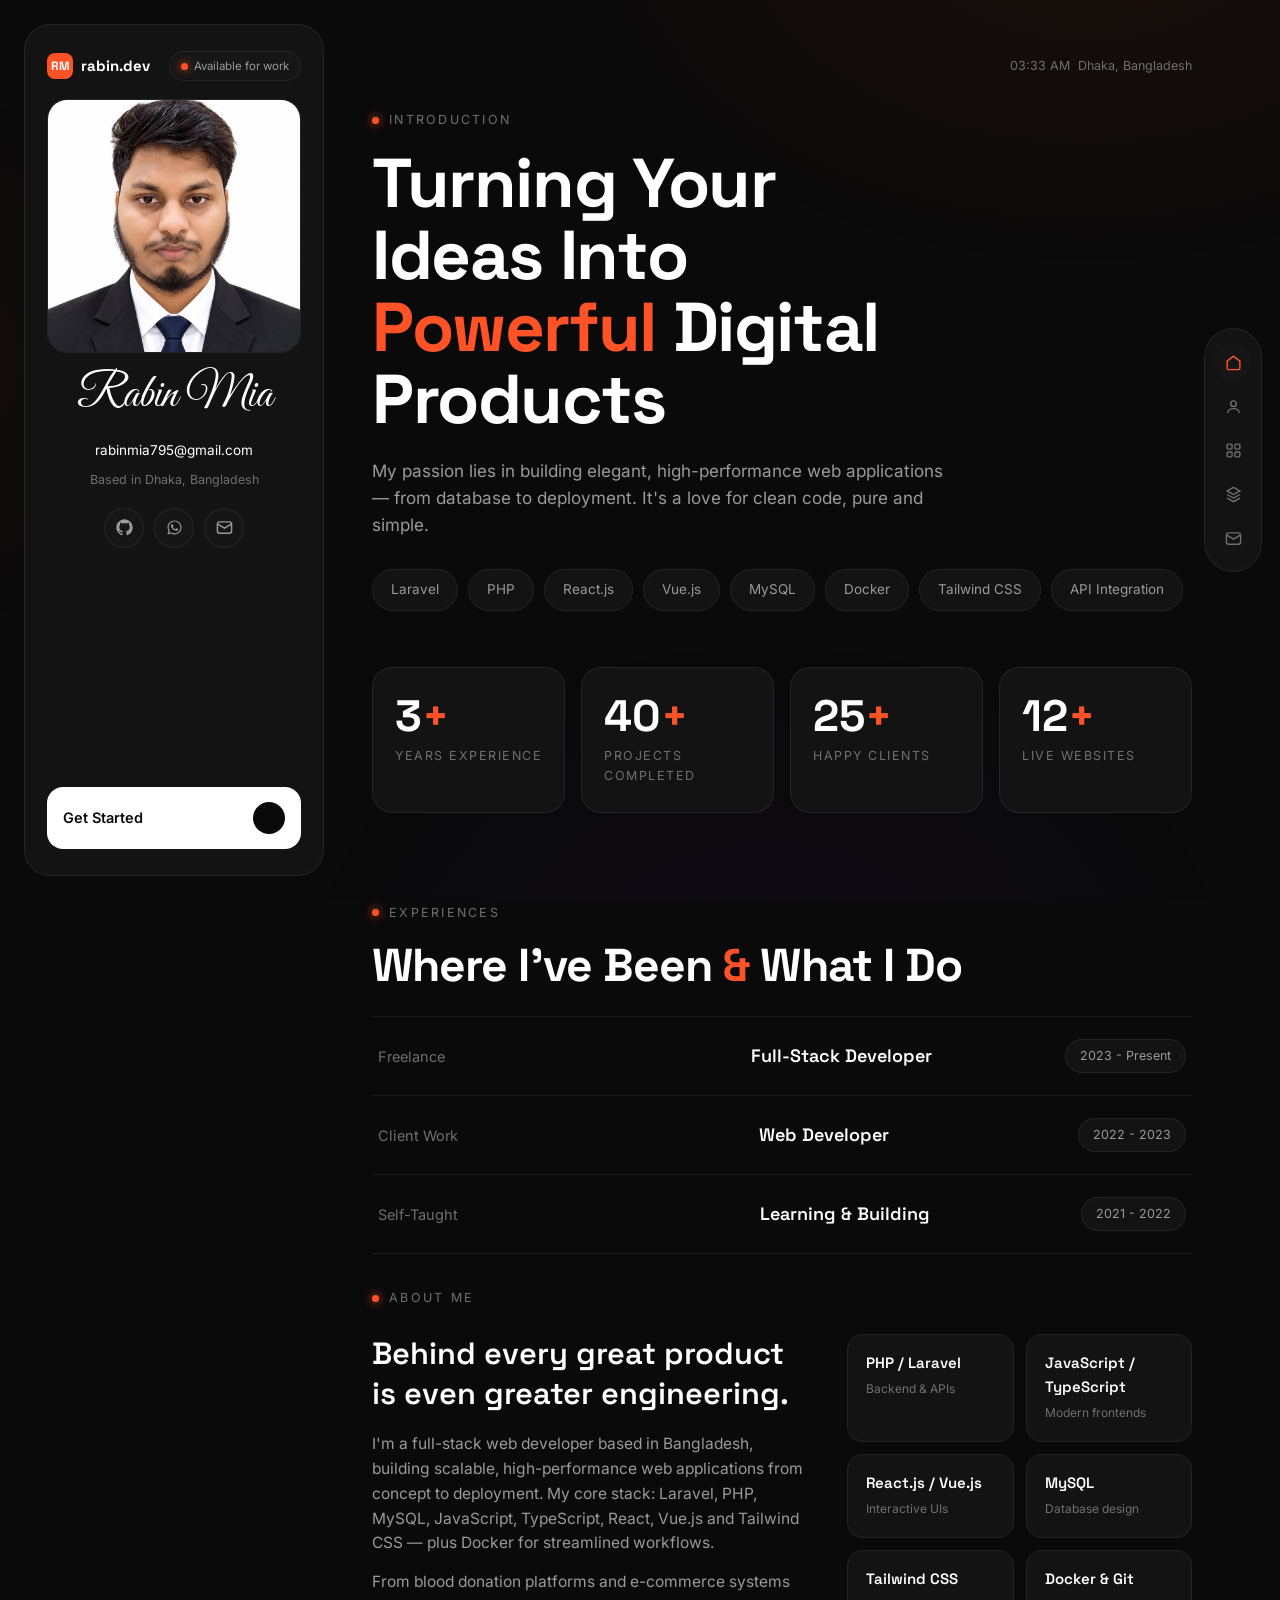
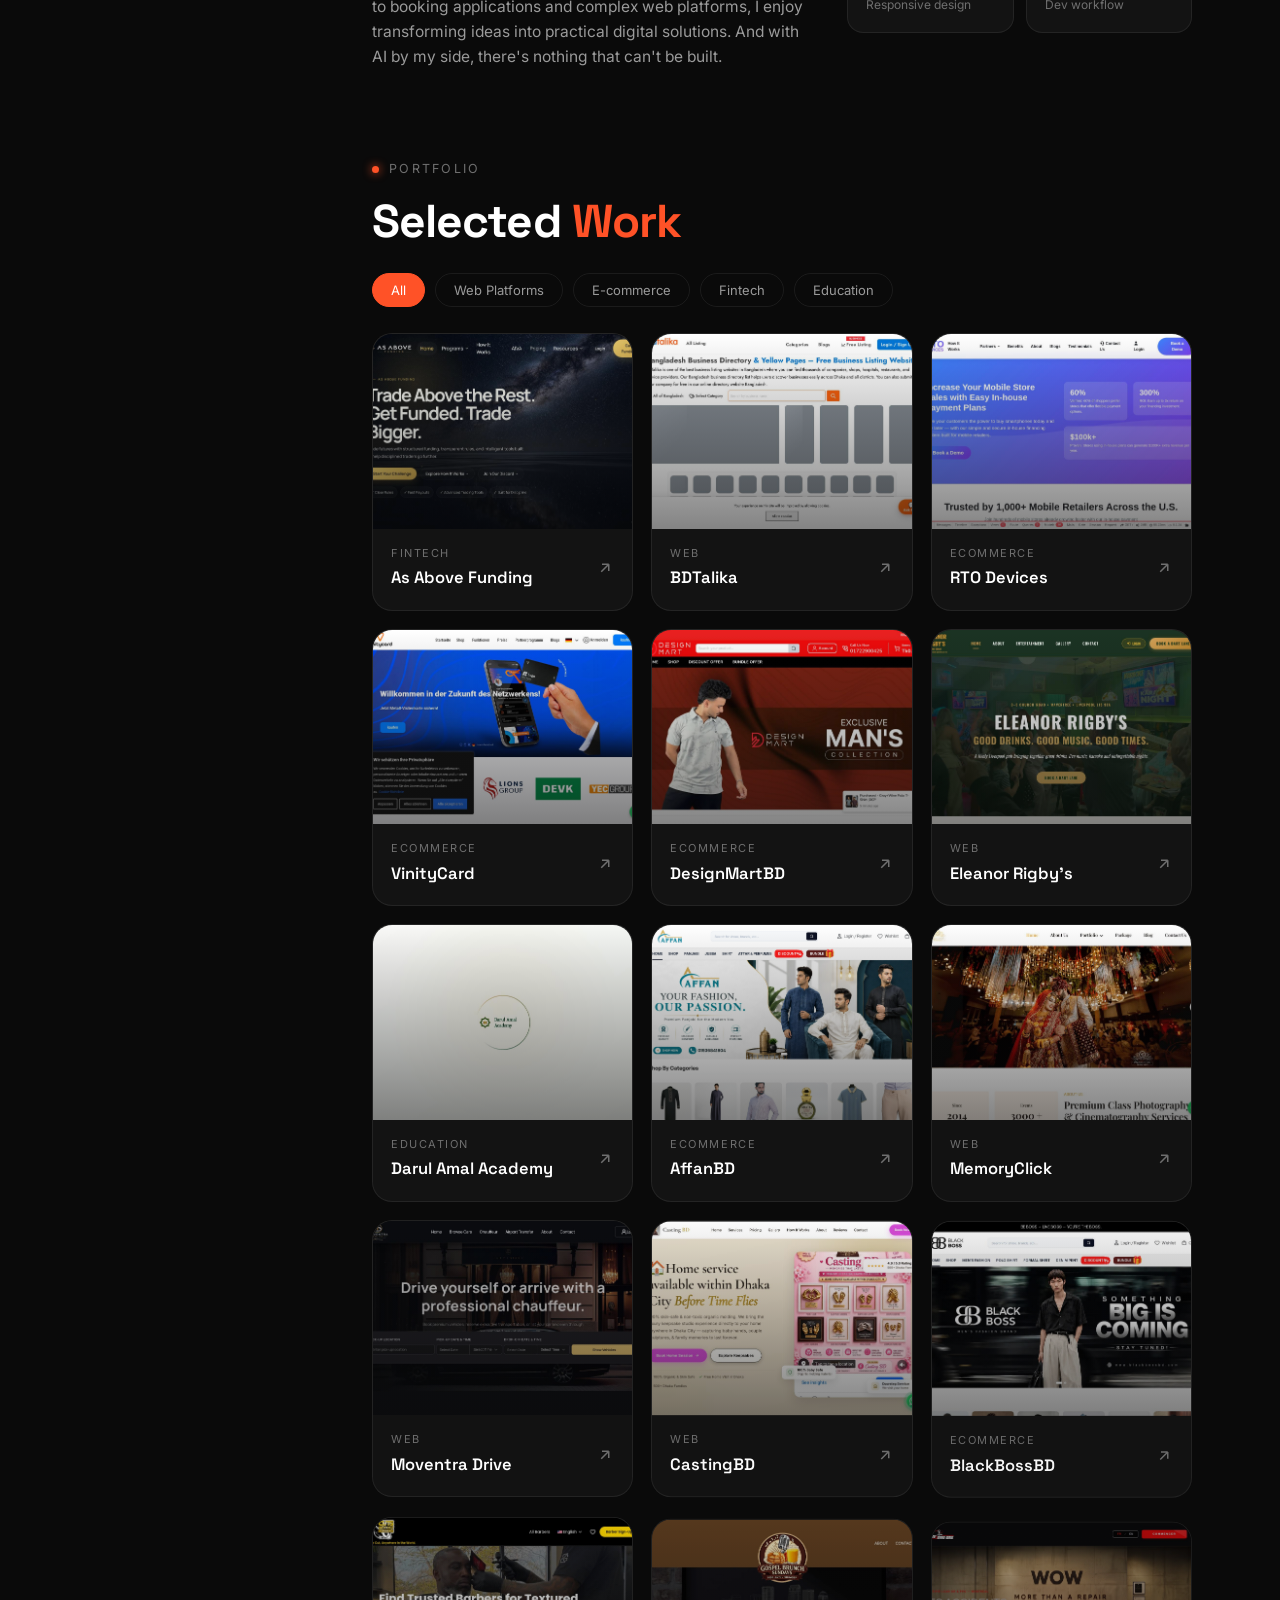
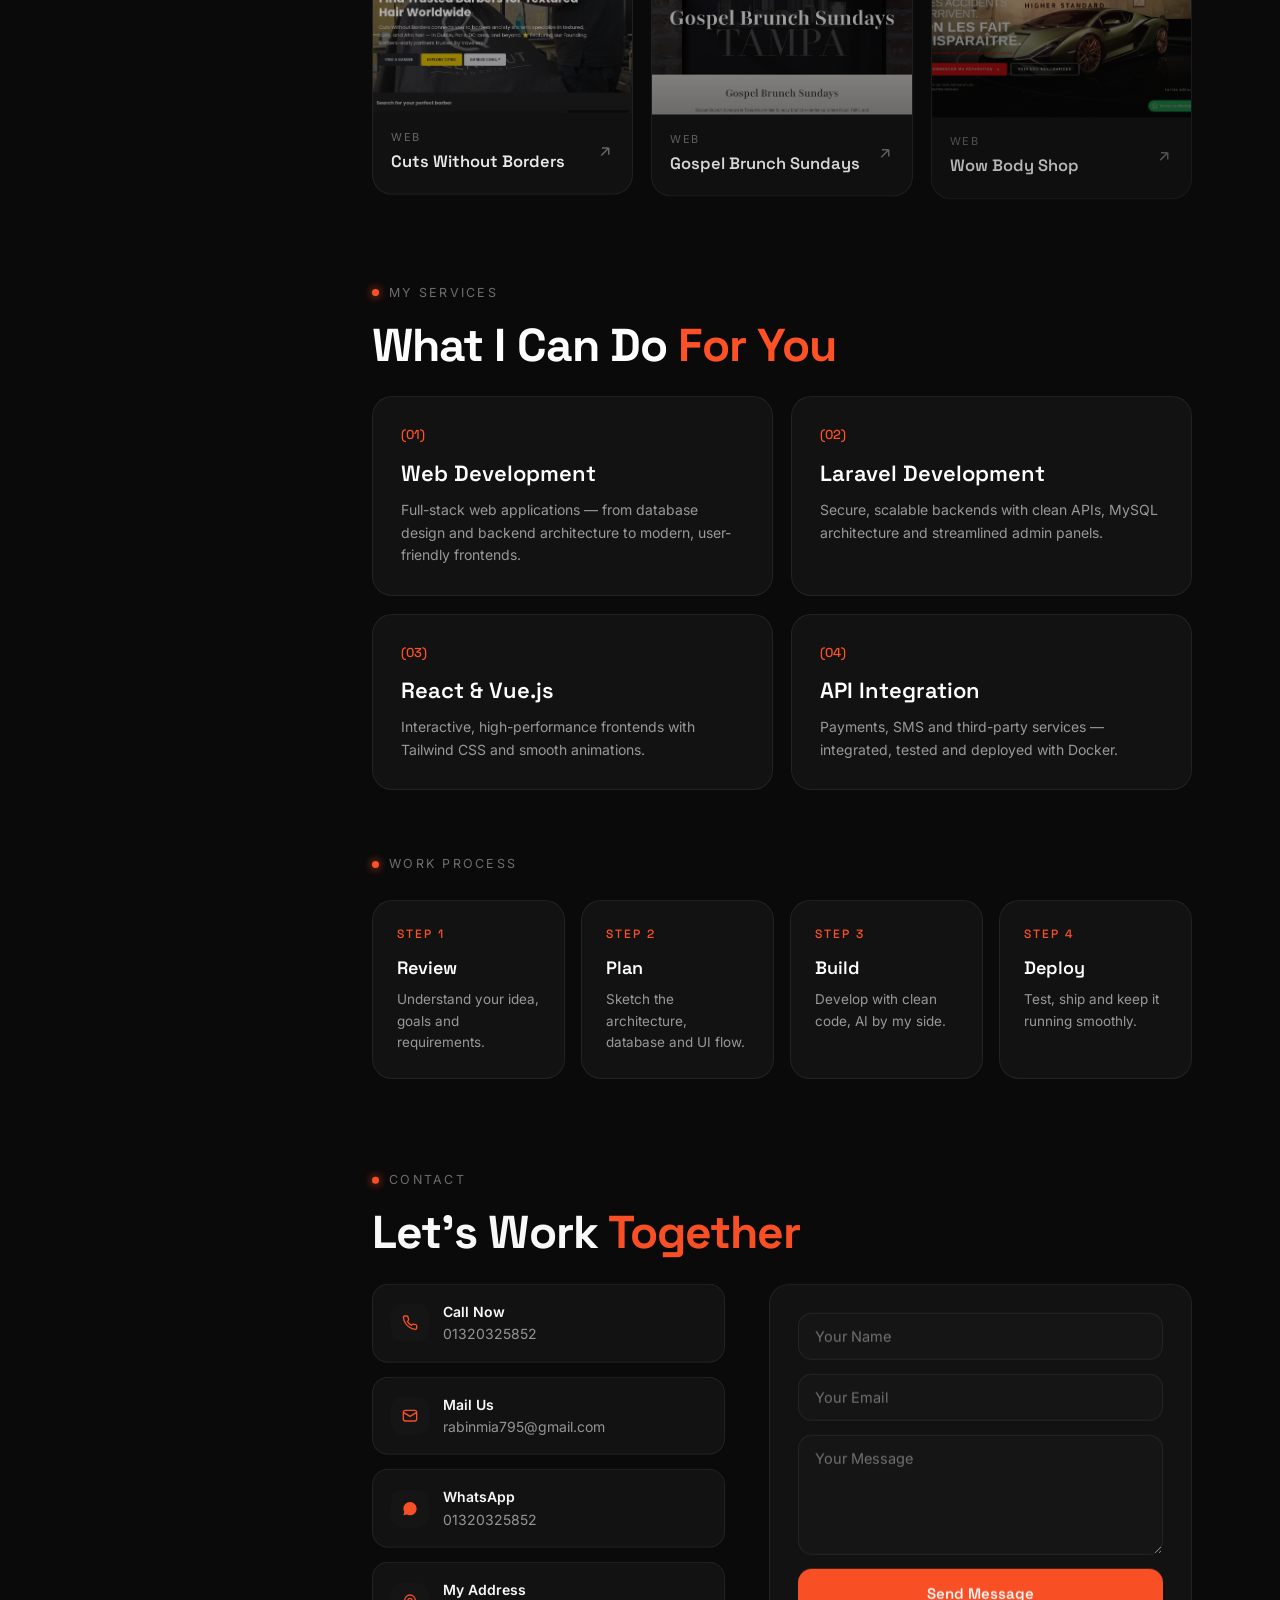
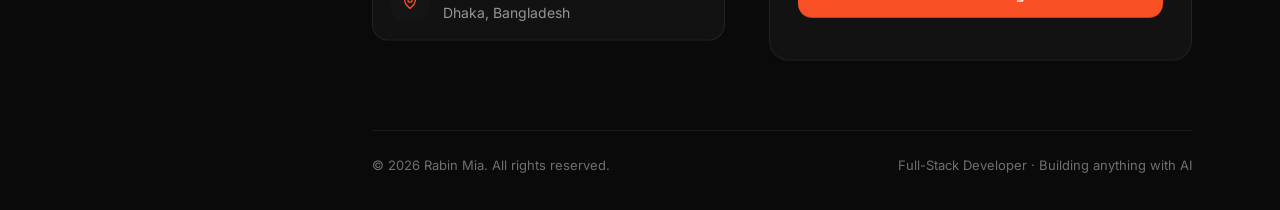
<file: index.html>
<!DOCTYPE html>
<html lang="en">
<head>
<meta charset="UTF-8">
<meta name="viewport" content="width=device-width, initial-scale=1.0">
<title>Rabin Mia — Full-Stack Developer</title>
<meta name="description" content="Rabin Mia — Full-stack web developer from Bangladesh building scalable, high-performance web applications with Laravel, React, Vue.js and AI.">
<link rel="icon" href="data:image/svg+xml,%3Csvg xmlns='http://www.w3.org/2000/svg' viewBox='0 0 32 32'%3E%3Crect width='32' height='32' rx='8' fill='%23ff5227'/%3E%3Ctext x='16' y='21' font-family='Arial' font-weight='bold' font-size='13' fill='white' text-anchor='middle'%3ERM%3C/text%3E%3C/svg%3E">
<link rel="stylesheet" href="assets/jayden.css">
</head>
<body>

<!-- Sidebar profile card -->
<aside class="side">
  <div class="side-top">
    <div class="logo"><div class="logo-mark">RM</div>rabin.dev</div>
    <span class="badge"><span class="dot"></span>Available for work</span>
  </div>
  <img class="face" src="assets/profile.png" alt="Rabin Mia">
  <div class="script">Rabin Mia</div>
  <a class="side-mail" href="mailto:rabinmia795@gmail.com">rabinmia795@gmail.com</a>
  <div class="side-loc">Based in Dhaka, Bangladesh</div>
  <div class="socials">
    <a href="https://github.com/rabinmia975" target="_blank" rel="noopener" aria-label="GitHub"><svg width="17" height="17" viewBox="0 0 24 24" fill="currentColor"><path d="M12 .5C5.65.5.5 5.65.5 12c0 5.08 3.29 9.39 7.86 10.91.58.11.79-.25.79-.56v-2.17c-3.2.7-3.87-1.37-3.87-1.37-.53-1.33-1.28-1.69-1.28-1.69-1.05-.72.08-.7.08-.7 1.16.08 1.77 1.19 1.77 1.19 1.03 1.77 2.7 1.26 3.36.96.1-.75.4-1.26.73-1.55-2.55-.29-5.24-1.28-5.24-5.69 0-1.26.45-2.29 1.19-3.1-.12-.29-.52-1.46.11-3.05 0 0 .97-.31 3.18 1.18a11.1 11.1 0 015.76 0c2.2-1.49 3.17-1.18 3.17-1.18.63 1.59.23 2.76.11 3.05.74.81 1.19 1.84 1.19 3.1 0 4.42-2.7 5.39-5.26 5.68.41.36.78 1.06.78 2.14v3.17c0 .31.21.68.8.56A10.52 10.52 0 0023.5 12C23.5 5.65 18.35.5 12 .5z"/></svg></a>
    <a href="https://wa.me/8801320325852" target="_blank" rel="noopener" aria-label="WhatsApp"><svg width="17" height="17" viewBox="0 0 24 24" fill="currentColor"><path d="M12.04 2c-5.46 0-9.9 4.44-9.9 9.9 0 1.75.46 3.45 1.32 4.95L2 22l5.3-1.39c1.45.79 3.08 1.21 4.74 1.21 5.46 0 9.9-4.44 9.9-9.9S17.5 2 12.04 2zm0 18.15c-1.48 0-2.93-.4-4.2-1.15l-.3-.18-3.12.82.83-3.04-.2-.31a8.26 8.26 0 01-1.26-4.38c0-4.54 3.7-8.24 8.25-8.24 4.54 0 8.24 3.7 8.24 8.24s-3.7 8.24-8.24 8.24zm4.52-6.16c-.25-.12-1.47-.72-1.69-.81-.23-.08-.39-.12-.56.13-.17.25-.64.81-.78.97-.14.17-.29.19-.54.06-.25-.12-1.05-.39-1.99-1.23-.74-.66-1.23-1.47-1.38-1.72-.14-.25-.02-.38.11-.51.11-.11.25-.29.37-.43.12-.14.17-.25.25-.41.08-.17.04-.31-.02-.43-.06-.12-.56-1.34-.76-1.84-.2-.48-.41-.42-.56-.43h-.48c-.17 0-.43.06-.66.31-.22.25-.86.85-.86 2.07 0 1.22.89 2.4 1.01 2.56.12.17 1.75 2.67 4.23 3.74.59.26 1.05.41 1.41.52.59.19 1.13.16 1.56.1.48-.07 1.47-.6 1.67-1.18.21-.58.21-1.07.14-1.18-.06-.11-.22-.17-.47-.29z"/></svg></a>
    <a href="mailto:rabinmia795@gmail.com" aria-label="Email"><svg width="17" height="17" viewBox="0 0 24 24" fill="none" stroke="currentColor" stroke-width="2"><rect x="2" y="4" width="20" height="16" rx="3"/><path d="m2 7 10 6 10-6"/></svg></a>
  </div>
  <a class="btn-cta" href="#contact">Get Started<span class="circ"><svg width="14" height="14" viewBox="0 0 24 24" fill="none" stroke="currentColor" stroke-width="2.4"><path d="M7 17 17 7M17 7H8M17 7v9"/></svg></span></a>
</aside>

<!-- Right icon dock -->
<nav class="dock" aria-label="Sections">
  <a href="#home" class="on" aria-label="Home"><svg width="17" height="17" viewBox="0 0 24 24" fill="none" stroke="currentColor" stroke-width="2"><path d="m3 10 9-7 9 7v10a2 2 0 0 1-2 2H5a2 2 0 0 1-2-2Z"/></svg></a>
  <a href="#about" aria-label="About"><svg width="17" height="17" viewBox="0 0 24 24" fill="none" stroke="currentColor" stroke-width="2"><circle cx="12" cy="8" r="4"/><path d="M4 21c0-4 4-6 8-6s8 2 8 6"/></svg></a>
  <a href="#work" aria-label="Work"><svg width="17" height="17" viewBox="0 0 24 24" fill="none" stroke="currentColor" stroke-width="2"><rect x="3" y="3" width="7" height="7" rx="1.5"/><rect x="14" y="3" width="7" height="7" rx="1.5"/><rect x="3" y="14" width="7" height="7" rx="1.5"/><rect x="14" y="14" width="7" height="7" rx="1.5"/></svg></a>
  <a href="#skills" aria-label="Services"><svg width="17" height="17" viewBox="0 0 24 24" fill="none" stroke="currentColor" stroke-width="2"><path d="m12 2 9 5-9 5-9-5 9-5Z"/><path d="m3 12 9 5 9-5"/><path d="m3 17 9 5 9-5"/></svg></a>
  <a href="#contact" aria-label="Contact"><svg width="17" height="17" viewBox="0 0 24 24" fill="none" stroke="currentColor" stroke-width="2"><rect x="2" y="4" width="20" height="16" rx="3"/><path d="m2 7 10 6 10-6"/></svg></a>
</nav>

<main class="wrap">

  <!-- Hero -->
  <section id="home">
    <div class="meta"><span id="clock">--:--</span><span>Dhaka, Bangladesh</span></div>
    <div class="sec-label rv"><span class="dot"></span>Introduction</div>
    <h1 class="hero rv">Turning Your Ideas Into <em>Powerful</em> Digital Products</h1>
    <p class="hero-sub rv">My passion lies in building elegant, high-performance web applications — from database to deployment. It's a love for clean code, pure and simple.</p>
    <div class="pills rv">
      <span class="pill">Laravel</span><span class="pill">PHP</span><span class="pill">React.js</span><span class="pill">Vue.js</span><span class="pill">MySQL</span><span class="pill">Docker</span><span class="pill">Tailwind CSS</span><span class="pill">API Integration</span>
    </div>

    <div class="stats" id="statsGrid">
      <div class="stat"><div class="num"><span class="counter" data-target="3">0</span><i>+</i></div><p>Years Experience</p></div>
      <div class="stat"><div class="num"><span class="counter" data-target="40">0</span><i>+</i></div><p>Projects Completed</p></div>
      <div class="stat"><div class="num"><span class="counter" data-target="25">0</span><i>+</i></div><p>Happy Clients</p></div>
      <div class="stat"><div class="num"><span class="counter" data-target="12">0</span><i>+</i></div><p>Live Websites</p></div>
    </div>
  </section>

  <!-- Experience -->
  <section id="about" style="margin-top:90px">
    <div class="sec-label rv"><span class="dot"></span>Experiences</div>
    <h2 class="big rv">Where I've Been <em>&</em> What I Do</h2>
    <div class="exp rv">
      <div class="exp-row"><span class="co">Freelance</span><span class="role">Full-Stack Developer</span><span class="yr">2023 - Present</span></div>
      <div class="exp-row"><span class="co">Client Work</span><span class="role">Web Developer</span><span class="yr">2022 - 2023</span></div>
      <div class="exp-row"><span class="co">Self-Taught</span><span class="role">Learning & Building</span><span class="yr">2021 - 2022</span></div>
    </div>

    <div class="sec-label rv"><span class="dot"></span>About Me</div>
    <div class="about">
      <div class="rv">
        <p class="quote">Behind every great product is even greater engineering.</p>
        <p>I'm a full-stack web developer based in Bangladesh, building scalable, high-performance web applications from concept to deployment. My core stack: Laravel, PHP, MySQL, JavaScript, TypeScript, React, Vue.js and Tailwind CSS — plus Docker for streamlined workflows.</p>
        <p>From blood donation platforms and e-commerce systems to booking applications and complex web platforms, I enjoy transforming ideas into practical digital solutions. And with AI by my side, there's nothing that can't be built.</p>
      </div>
      <div class="stack rv">
        <div class="tk"><b>PHP / Laravel</b><span>Backend & APIs</span></div>
        <div class="tk"><b>JavaScript / TypeScript</b><span>Modern frontends</span></div>
        <div class="tk"><b>React.js / Vue.js</b><span>Interactive UIs</span></div>
        <div class="tk"><b>MySQL</b><span>Database design</span></div>
        <div class="tk"><b>Tailwind CSS</b><span>Responsive design</span></div>
        <div class="tk"><b>Docker & Git</b><span>Dev workflow</span></div>
      </div>
    </div>
  </section>

  <!-- Work -->
  <section id="work" style="margin-top:90px">
    <div class="sec-label rv"><span class="dot"></span>Portfolio</div>
    <h2 class="big rv">Selected <em>Work</em></h2>
    <div class="filters rv" id="filterBtns"></div>
    <div class="work" id="projectsGrid"></div>
  </section>

  <!-- Services -->
  <section id="skills" style="margin-top:90px">
    <div class="sec-label rv"><span class="dot"></span>My Services</div>
    <h2 class="big rv">What I Can Do <em>For You</em></h2>
    <div class="svc">
      <div class="svc-c rv"><div class="svc-n">(01)</div><h3>Web Development</h3><p>Full-stack web applications — from database design and backend architecture to modern, user-friendly frontends.</p></div>
      <div class="svc-c rv"><div class="svc-n">(02)</div><h3>Laravel Development</h3><p>Secure, scalable backends with clean APIs, MySQL architecture and streamlined admin panels.</p></div>
      <div class="svc-c rv"><div class="svc-n">(03)</div><h3>React &amp; Vue.js</h3><p>Interactive, high-performance frontends with Tailwind CSS and smooth animations.</p></div>
      <div class="svc-c rv"><div class="svc-n">(04)</div><h3>API Integration</h3><p>Payments, SMS and third-party services — integrated, tested and deployed with Docker.</p></div>
    </div>

    <div class="sec-label rv" style="margin-top:64px"><span class="dot"></span>Work Process</div>
    <div class="proc">
      <div class="step rv"><div class="n">Step 1</div><h3>Review</h3><p>Understand your idea, goals and requirements.</p></div>
      <div class="step rv"><div class="n">Step 2</div><h3>Plan</h3><p>Sketch the architecture, database and UI flow.</p></div>
      <div class="step rv"><div class="n">Step 3</div><h3>Build</h3><p>Develop with clean code, AI by my side.</p></div>
      <div class="step rv"><div class="n">Step 4</div><h3>Deploy</h3><p>Test, ship and keep it running smoothly.</p></div>
    </div>
  </section>

  <!-- Contact -->
  <section id="contact" style="margin-top:90px">
    <div class="sec-label rv"><span class="dot"></span>Contact</div>
    <h2 class="big rv">Let's Work <em>Together</em></h2>
    <div class="contact">
      <div class="cinfo rv">
        <a href="tel:+8801320325852"><span class="ic"><svg width="16" height="16" viewBox="0 0 24 24" fill="none" stroke="currentColor" stroke-width="2"><path d="M22 16.9v3a2 2 0 0 1-2.2 2 19.8 19.8 0 0 1-8.6-3.1 19.5 19.5 0 0 1-6-6A19.8 19.8 0 0 1 2.1 4.2 2 2 0 0 1 4.1 2h3a2 2 0 0 1 2 1.7c.1 1 .4 2 .7 2.9a2 2 0 0 1-.4 2.1L8.1 10a16 16 0 0 0 6 6l1.3-1.3a2 2 0 0 1 2.1-.4c.9.3 1.9.6 2.9.7a2 2 0 0 1 1.7 2Z"/></svg></span><span><b>Call Now</b>01320325852</span></a>
        <a href="mailto:rabinmia795@gmail.com"><span class="ic"><svg width="16" height="16" viewBox="0 0 24 24" fill="none" stroke="currentColor" stroke-width="2"><rect x="2" y="4" width="20" height="16" rx="3"/><path d="m2 7 10 6 10-6"/></svg></span><span><b>Mail Us</b>rabinmia795@gmail.com</span></a>
        <a href="https://wa.me/8801320325852" target="_blank" rel="noopener"><span class="ic"><svg width="16" height="16" viewBox="0 0 24 24" fill="currentColor"><path d="M12.04 2c-5.46 0-9.9 4.44-9.9 9.9 0 1.75.46 3.45 1.32 4.95L2 22l5.3-1.39c1.45.79 3.08 1.21 4.74 1.21 5.46 0 9.9-4.44 9.9-9.9S17.5 2 12.04 2z"/></svg></span><span><b>WhatsApp</b>01320325852</span></a>
        <div><span class="ic"><svg width="16" height="16" viewBox="0 0 24 24" fill="none" stroke="currentColor" stroke-width="2"><path d="M20 10c0 6-8 12-8 12s-8-6-8-12a8 8 0 0 1 16 0Z"/><circle cx="12" cy="10" r="3"/></svg></span><span><b>My Address</b>Dhaka, Bangladesh</span></div>
      </div>
      <form class="cf rv" id="contactForm">
        <input class="fld" type="text" name="name" placeholder="Your Name" required>
        <input class="fld" type="email" name="email" placeholder="Your Email" required>
        <textarea class="fld" name="message" placeholder="Your Message" required></textarea>
        <button class="send" type="submit">Send Message</button>
        <p class="fnote" id="formNote"></p>
      </form>
    </div>
  </section>

  <footer>
    <span>© 2026 Rabin Mia. All rights reserved.</span>
    <span>Full-Stack Developer · Building anything with AI</span>
  </footer>
</main>

<script src="assets/gsap.min.js"></script>
<script src="assets/ScrollTrigger.min.js"></script>
<script>
// Dhaka clock
function tick(){
 var d=new Date();
 var t=d.toLocaleTimeString('en-US',{hour:'2-digit',minute:'2-digit',hour12:true,timeZone:'Asia/Dhaka'});
 document.getElementById('clock').textContent=t;
}
tick();setInterval(tick,30000);

// Projects
var projects=[
 {title:'As Above Funding',tag:'fintech',cat:'Fintech',desc:'Funding platform for As Above Funding Group.',url:'https://app.asabovefunding.com/',shot:'assets/shots/asabovefunding.jpg'},
 {title:'BDTalika',tag:'web',cat:'Web',desc:'Bangladeshi business listing platform.',url:'http://bdtalika.com/',shot:'assets/shots/bdtalika.jpg'},
 {title:'RTO Devices',tag:'ecommerce',cat:'Ecommerce',desc:'Gadgets and electronics e-commerce store.',url:'https://rtodevices.com/',shot:'assets/shots/rtodevices.jpg'},
 {title:'VinityCard',tag:'ecommerce',cat:'Ecommerce',desc:'Online card and gifting service.',url:'https://www.vinitycard.com/',shot:'assets/shots/vinitycard.jpg'},
 {title:'DesignMartBD',tag:'ecommerce',cat:'Ecommerce',desc:'Design marketplace for Bangladesh.',url:'https://designmartbd.com/',shot:'assets/shots/designmartbd.jpg'},
 {title:'Eleanor Rigby\u2019s',tag:'web',cat:'Web',desc:'UK-based hospitality business website.',url:'https://eleanorrigbys.co.uk/',shot:'assets/shots/eleanorrigbys.jpg'},
 {title:'Darul Amal Academy',tag:'education',cat:'Education',desc:'Educational academy platform.',url:'https://darulamalacademy.com/',shot:'assets/shots/darulamal.jpg'},
 {title:'AffanBD',tag:'ecommerce',cat:'Ecommerce',desc:'Online fashion and lifestyle store.',url:'https://affanbd.com/',shot:'assets/shots/affanbd.png'},
 {title:'MemoryClick',tag:'web',cat:'Web',desc:'Photography and memories platform.',url:'https://memoryclick.com.bd/',shot:'assets/shots/memoryclick.jpg'},
 {title:'Moventra Drive',tag:'web',cat:'Web',desc:'Vehicle and driving services platform.',url:'https://moventradrive.com/',shot:'assets/shots/moventra.jpg'},
 {title:'CastingBD',tag:'web',cat:'Web',desc:'Talent casting and media platform.',url:'https://castingbd.com/',shot:'assets/shots/castingbd.jpg'},
 {title:'BlackBossBD',tag:'ecommerce',cat:'Ecommerce',desc:'Premium fashion brand store.',url:'https://blackbossbd.com/',shot:'assets/shots/blackbossbd.jpg'},
 {title:'Cuts Without Borders',tag:'web',cat:'Web',desc:'Global barber directory for textured hair.',url:'https://cutswithoutborders.com/',shot:'assets/shots/cutswithoutborders.jpg'},
 {title:'Gospel Brunch Sundays',tag:'web',cat:'Web',desc:'Gospel brunch event series with live music.',url:'https://gospelbrunchsundays.com/',shot:'assets/shots/gospelbrunchsundays.jpg'},
 {title:'Wow Body Shop',tag:'web',cat:'Web',desc:'Premium auto body & collision repair in Montréal.',url:'https://wowbodyshop.ca/',shot:'assets/shots/wowbodyshop.jpg'}
];
var tags=[['all','All'],['web','Web Platforms'],['ecommerce','E-commerce'],['fintech','Fintech'],['education','Education']];
var fb=document.getElementById('filterBtns'),pg=document.getElementById('projectsGrid');
tags.forEach(function(t,i){
 var b=document.createElement('button');b.type='button';b.className='fbtn'+(i===0?' on':'');b.textContent=t[1];
 b.onclick=function(){document.querySelectorAll('.fbtn').forEach(function(x){x.classList.remove('on')});b.classList.add('on');render(t[0])};
 fb.appendChild(b)});
function render(f){
 f=f||'all';pg.innerHTML='';
 projects.filter(function(p){return f==='all'||p.tag===f}).forEach(function(p){
  pg.insertAdjacentHTML('beforeend','<a href="'+p.url+'" target="_blank" rel="noopener" class="card">'+
  '<div class="thumb"><img src="'+p.shot+'" alt="'+p.title+'" loading="lazy"></div>'+
  '<div class="card-b"><div><div class="cat">'+p.cat+'</div><h3>'+p.title+'</h3></div>'+
  '<svg width="18" height="18" viewBox="0 0 24 24" fill="none" stroke="currentColor" stroke-width="2"><path d="M7 17 17 7M17 7H8M17 7v9"/></svg></div></a>')})}
render();

// Dock scrollspy
var secs=['home','about','work','skills','contact'],dlinks=document.querySelectorAll('.dock a');
var spy=new IntersectionObserver(function(es){es.forEach(function(e){
 if(e.isIntersecting){dlinks.forEach(function(a){a.classList.toggle('on',a.getAttribute('href')==='#'+e.target.id)})}})},{rootMargin:'-40% 0px -50% 0px'});
secs.forEach(function(id){var el=document.getElementById(id);if(el)spy.observe(el)});

// Contact form — sends directly to rabinmia795@gmail.com via FormSubmit
document.getElementById('contactForm').addEventListener('submit',function(e){
 e.preventDefault();
 var f=e.target,note=document.getElementById('formNote');
 var btn=f.querySelector('.send');var orig=btn.textContent;
 btn.disabled=true;btn.textContent='Sending...';
 function show(txt,ok){note.textContent=txt;note.className='fnote '+(ok?'ok':'err')}
 fetch('https://formsubmit.co/ajax/rabinmia795@gmail.com',{
  method:'POST',
  headers:{'Content-Type':'application/json','Accept':'application/json'},
  body:JSON.stringify({name:f.name.value,email:f.email.value,message:f.message.value,
   _subject:'Portfolio Contact — '+f.name.value,_template:'table',_captcha:'false'})
 }).then(function(r){return r.json()})
 .then(function(d){
  if(d&&d.success==='true'){show('Message sent successfully! I will get back to you soon.',true);f.reset()}
  else{throw new Error('send failed')}
 }).catch(function(){
  show('Could not send directly — opening your email app instead.',false);
  var body=encodeURIComponent('Name: '+f.name.value+'\nEmail: '+f.email.value+'\n\n'+f.message.value);
  location.href='mailto:rabinmia795@gmail.com?subject='+encodeURIComponent('Portfolio Contact from '+f.name.value)+'&body='+body;
 }).finally(function(){btn.disabled=false;btn.textContent=orig})});

// GSAP animations (small travel, clean transforms)
if(window.gsap&&window.ScrollTrigger){
 gsap.registerPlugin(ScrollTrigger);
 gsap.from('.side',{x:-40,opacity:0,duration:.9,ease:'power3.out'});
 gsap.from('.dock',{x:40,opacity:0,duration:.9,ease:'power3.out'});
 gsap.from('h1.hero, .hero-sub, .pills',{y:30,opacity:0,duration:.8,stagger:.14,ease:'power3.out',clearProps:'transform,opacity'});
 gsap.from('.pills .pill',{y:14,opacity:0,duration:.5,stagger:.05,ease:'power2.out',delay:.5,clearProps:'transform,opacity'});
 gsap.from('#statsGrid > *',{y:24,opacity:0,duration:.6,stagger:.1,ease:'power3.out',clearProps:'transform,opacity',
  scrollTrigger:{trigger:'#statsGrid',start:'top 90%',once:true}});
 gsap.utils.toArray('.rv').forEach(function(el){
  gsap.from(el,{y:26,opacity:0,duration:.7,ease:'power3.out',clearProps:'transform,opacity',
   scrollTrigger:{trigger:el,start:'top 88%',once:true}})});
 gsap.from('.card',{y:22,opacity:0,duration:.5,stagger:.05,ease:'power3.out',clearProps:'transform,opacity',
  scrollTrigger:{trigger:'#projectsGrid',start:'top 88%',once:true}});
 gsap.utils.toArray('.counter').forEach(function(c){
  var t=parseInt(c.dataset.target,10);var o={v:0};
  ScrollTrigger.create({trigger:c,start:'top 92%',once:true,
   onEnter:function(){gsap.to(o,{v:t,duration:1.6,ease:'power1.out',onUpdate:function(){c.textContent=Math.round(o.v)}})}});
 });
}
</script>
</body>
</html>
</file>
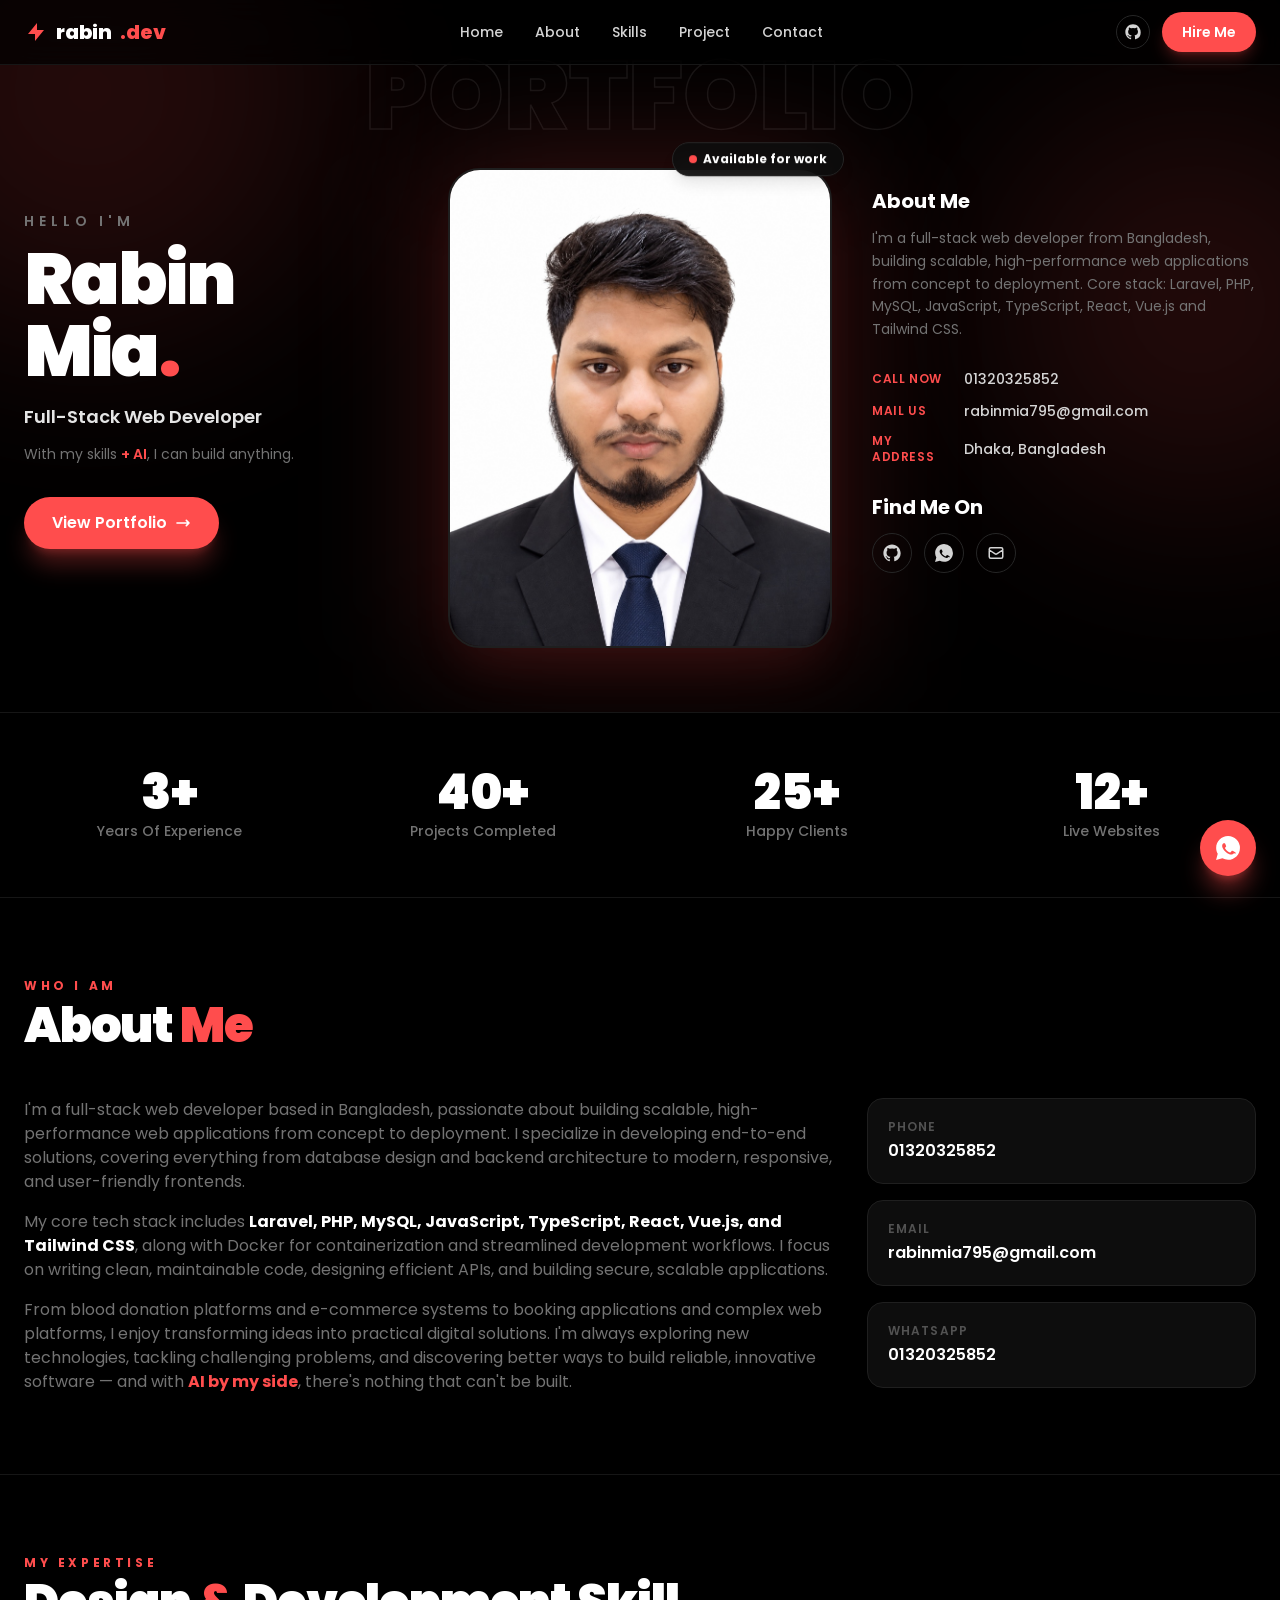
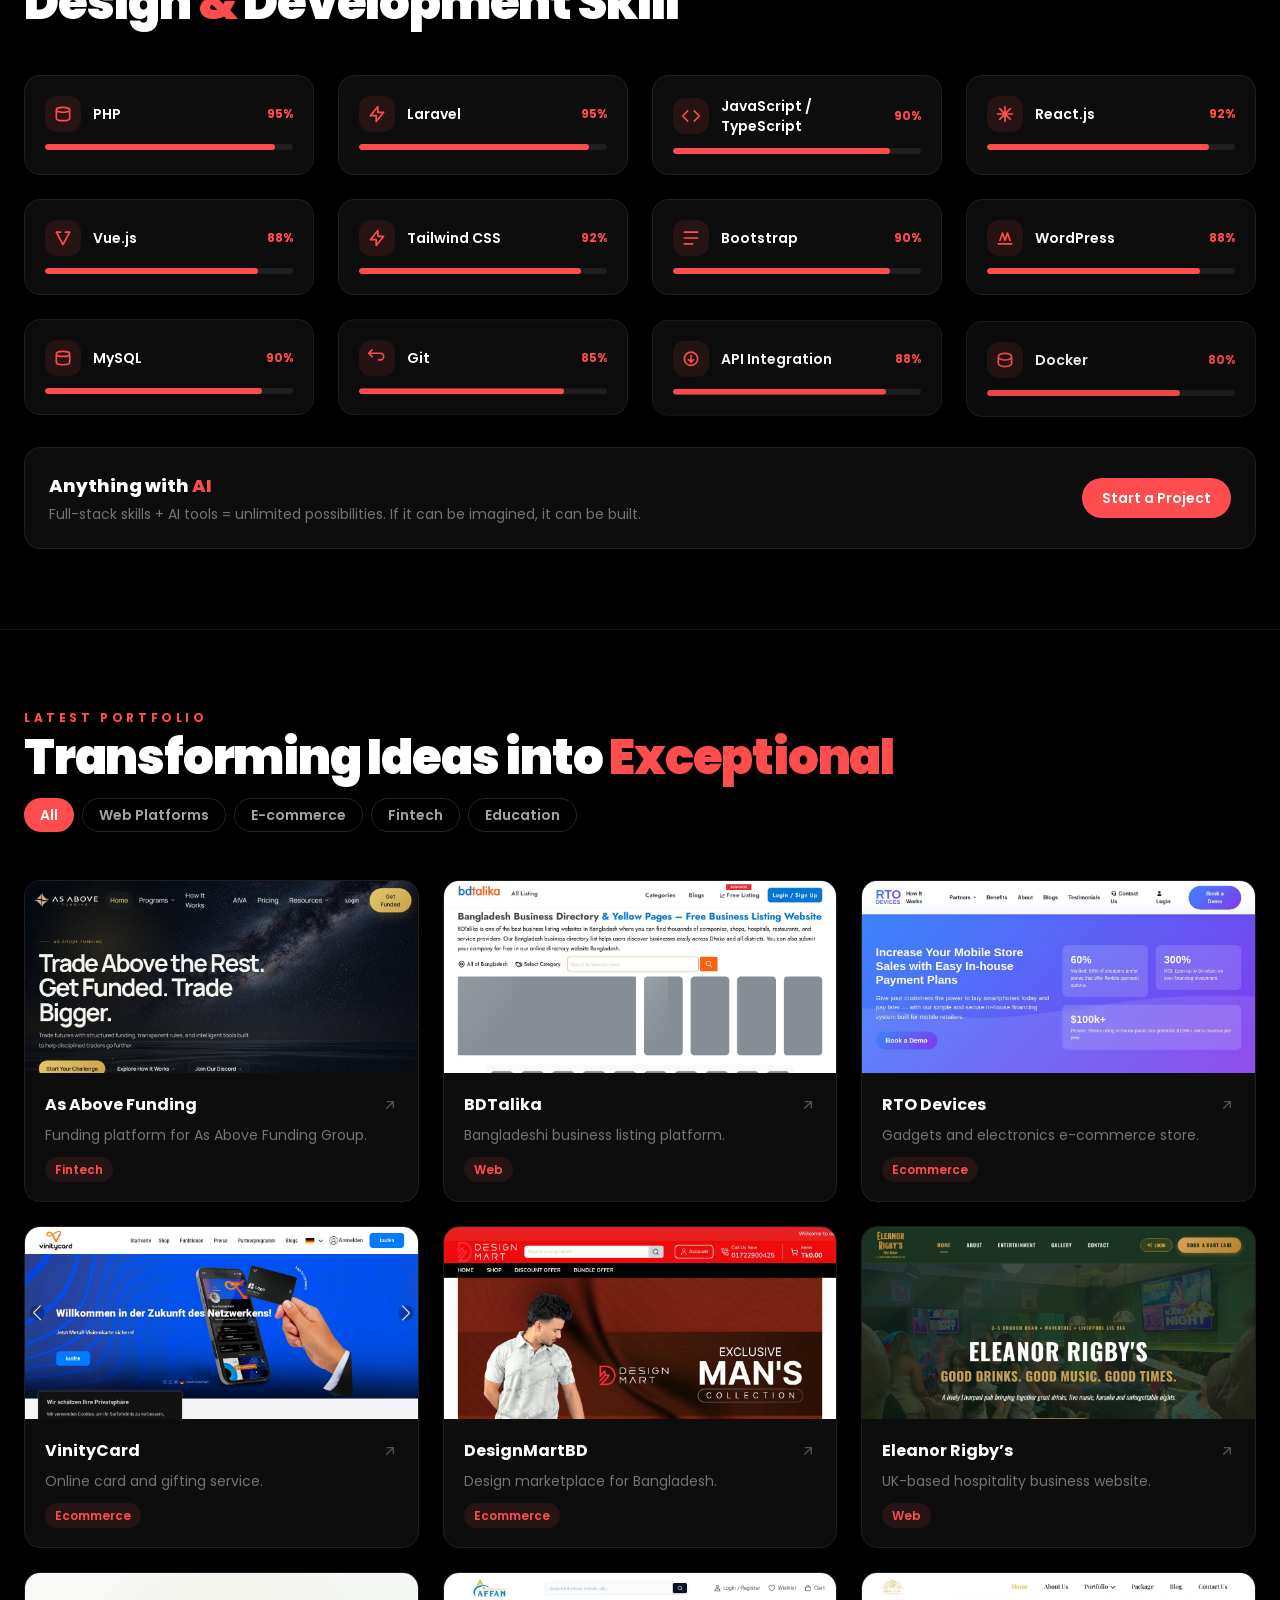
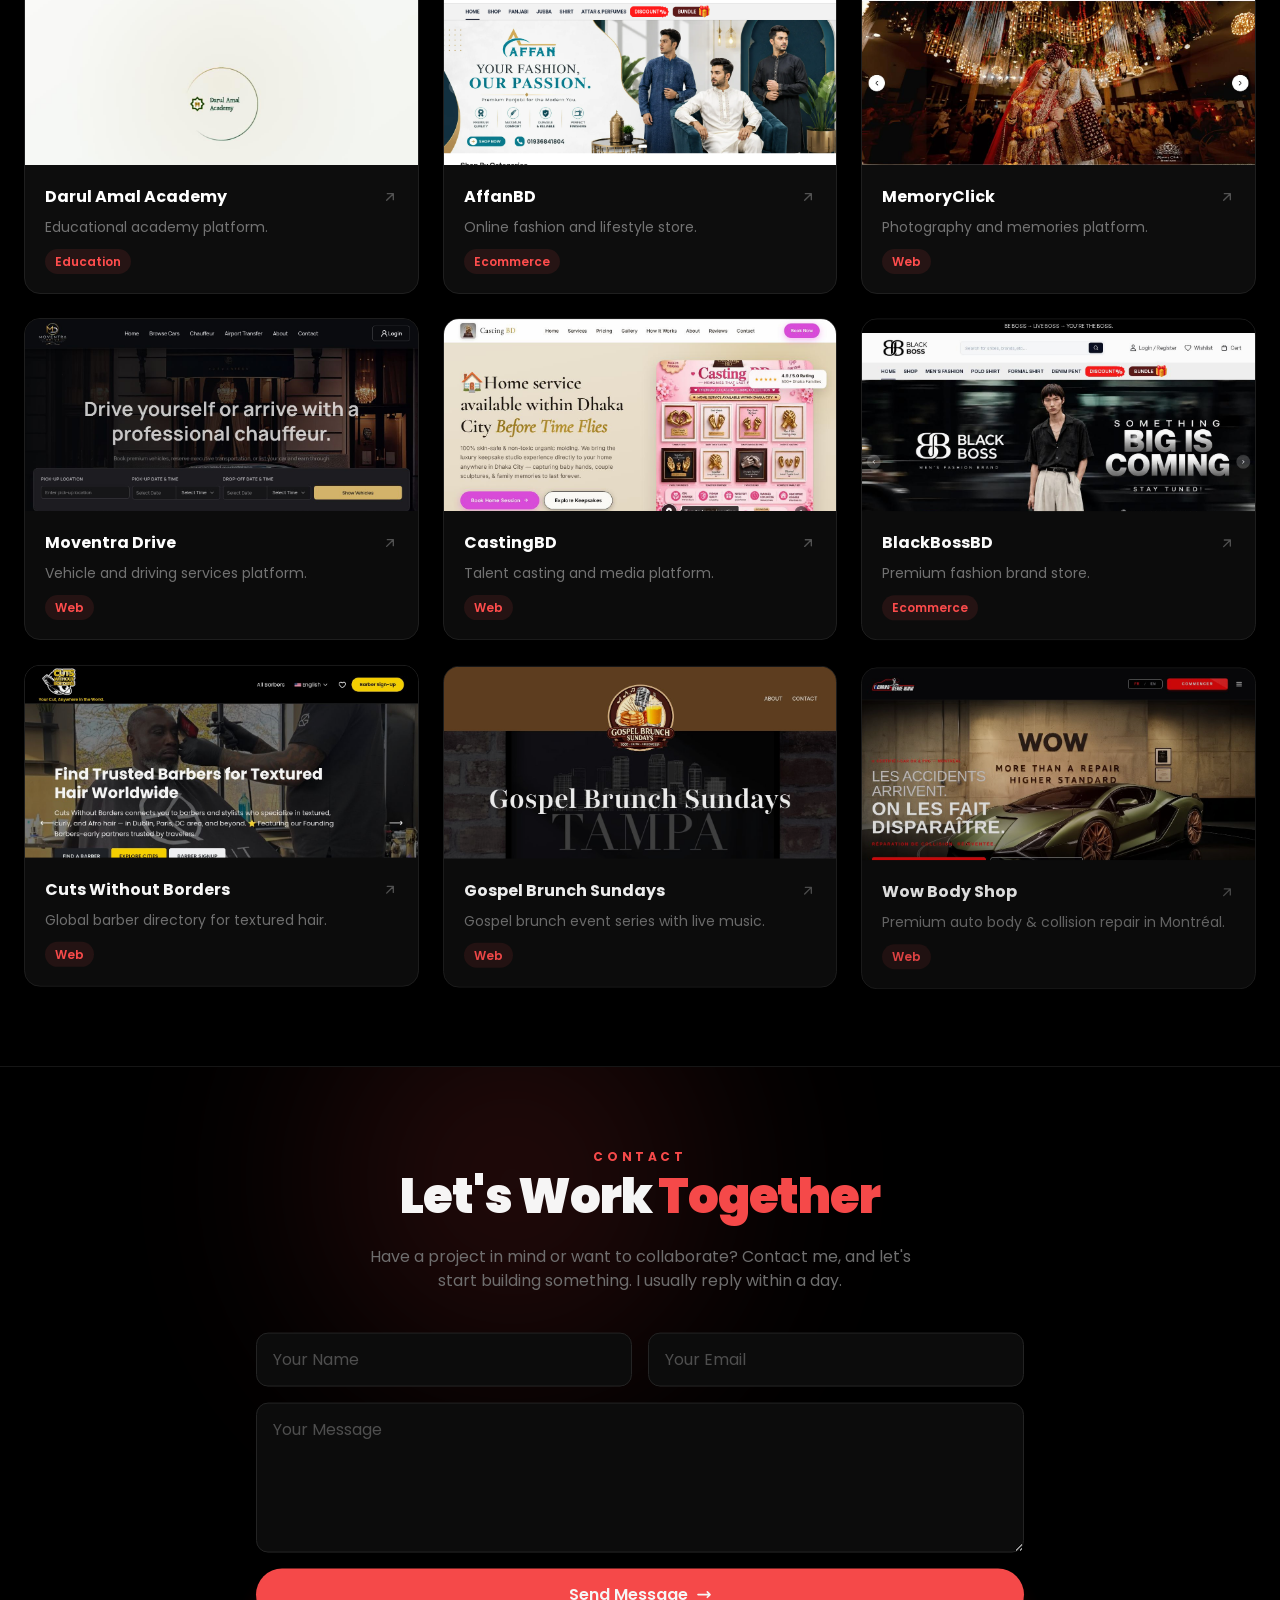
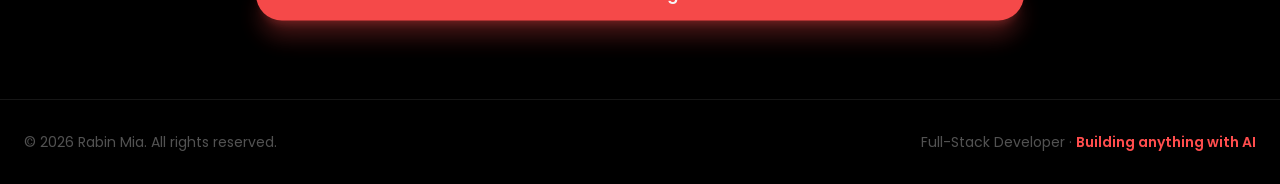
<file: old.html>
<!DOCTYPE html>
<html lang="en" class="scroll-smooth">
<head>
<meta charset="UTF-8">
<meta name="viewport" content="width=device-width, initial-scale=1.0">
<title>Rabin Mia — Full-Stack Developer. I Build Anything with AI.</title>
<meta name="description" content="Rabin Mia — Full-stack web developer from Bangladesh. Laravel, React, Vue, TypeScript, Tailwind. With my skills and AI, I can build anything.">
<link rel="icon" href="assets/profile.png">
<link rel="preconnect" href="https://fonts.googleapis.com">
<link rel="preconnect" href="https://fonts.gstatic.com" crossorigin>
<link href="https://fonts.googleapis.com/css2?family=Poppins:wght@400;500;600;700;800;900&display=swap" rel="stylesheet">
<link rel="stylesheet" href="assets/tw.css">
<style>
  body{font-family:'Poppins',-apple-system,'Segoe UI',Roboto,sans-serif}
  .ghost{color:transparent;-webkit-text-stroke:1.5px rgba(255,255,255,.08)}
  .card-hover{transition:transform .35s cubic-bezier(.16,1,.3,1),box-shadow .35s ease,border-color .35s ease}
  .card-hover:hover{transform:translateY(-6px);border-color:rgba(255,77,77,.5);box-shadow:0 24px 48px -16px rgba(255,77,77,.15)}
  .grad-text{color:#ff4d4d}
  .shot{transition:transform .5s cubic-bezier(.16,1,.3,1)}
  .proj-card:hover .shot{transform:scale(1.07)}
  .blob{position:absolute;border-radius:9999px;filter:blur(110px);opacity:.14;animation:blob 14s ease-in-out infinite}
  .blob-2{animation-delay:-7s}
  @keyframes blob{0%,100%{transform:translate(0,0) scale(1)}33%{transform:translate(30px,-40px) scale(1.1)}66%{transform:translate(-25px,25px) scale(.95)}}
  .float-anim{animation:floaty 5s ease-in-out infinite}
  @keyframes floaty{0%,100%{transform:translateY(0)}50%{transform:translateY(-12px)}}
  .glass{backdrop-filter:blur(14px);-webkit-backdrop-filter:blur(14px)}
  ::selection{background:#ff4d4d;color:#fff}
  ::-webkit-scrollbar{width:9px}
  ::-webkit-scrollbar-track{background:#000}
  ::-webkit-scrollbar-thumb{background:#262626;border-radius:99px}
  ::-webkit-scrollbar-thumb:hover{background:#ff4d4d}
  .link-underline{position:relative}
  .link-underline::after{content:'';position:absolute;left:0;bottom:-4px;width:0;height:2px;background:#ff4d4d;transition:width .3s ease}
  .link-underline:hover::after{width:100%}
</style>
</head>
<body class="bg-black text-neutral-300 antialiased">

<!-- Navbar -->
<nav class="fixed top-0 inset-x-0 z-50 glass bg-black/70 border-b border-[#161616]">
  <div class="max-w-7xl mx-auto px-4 sm:px-6 h-16 flex items-center justify-between">
    <a href="#home" class="flex items-center gap-2 text-xl font-extrabold text-white">
      <svg class="w-6 h-6 text-brand-500" fill="currentColor" viewBox="0 0 24 24"><path d="M13 10V3L4 14h7v7l9-11h-7z"/></svg>rabin<span class="text-brand-500">.dev</span>
    </a>
    <div class="hidden md:flex items-center gap-8 text-sm font-medium">
      <a href="#home" class="link-underline hover:text-white transition">Home</a>
      <a href="#about" class="link-underline hover:text-white transition">About</a>
      <a href="#skills" class="link-underline hover:text-white transition">Skills</a>
      <a href="#projects" class="link-underline hover:text-white transition">Project</a>
      <a href="#contact" class="link-underline hover:text-white transition">Contact</a>
    </div>
    <div class="flex items-center gap-3">
      <a href="https://github.com/rabinmia975" target="_blank" rel="noopener" class="hidden sm:block p-2 rounded-full border border-[#262626] hover:border-brand-500 hover:text-brand-500 transition" aria-label="GitHub">
        <svg class="w-4 h-4" fill="currentColor" viewBox="0 0 24 24"><path d="M12 .5C5.65.5.5 5.65.5 12c0 5.08 3.29 9.39 7.86 10.91.58.11.79-.25.79-.56v-1.97c-3.2.7-3.87-1.54-3.87-1.54-.53-1.33-1.28-1.68-1.28-1.68-1.05-.72.08-.71.08-.71 1.16.08 1.77 1.19 1.77 1.19 1.03 1.77 2.7 1.26 3.36.96.1-.75.4-1.26.73-1.55-2.55-.29-5.23-1.28-5.23-5.68 0-1.26.45-2.28 1.19-3.09-.12-.29-.52-1.46.11-3.05 0 0 .97-.31 3.18 1.18a11 11 0 015.8 0c2.2-1.49 3.17-1.18 3.17-1.18.63 1.59.23 2.76.11 3.05.74.81 1.19 1.83 1.19 3.09 0 4.41-2.69 5.38-5.25 5.66.41.36.78 1.06.78 2.14v3.17c0 .31.21.68.8.56A10.52 10.52 0 0023.5 12C23.5 5.65 18.35.5 12 .5z"/></svg>
      </a>
      <a href="#contact" class="hidden sm:inline-flex items-center gap-2 bg-brand-500 hover:bg-brand-600 text-white text-sm font-semibold px-5 py-2.5 rounded-full transition shadow-lg shadow-brand-500/25">Hire Me</a>
      <button id="menuBtn" aria-label="Menu" class="md:hidden p-2 rounded-full border border-[#262626]">
        <svg class="w-5 h-5" fill="none" stroke="currentColor" stroke-width="2" viewBox="0 0 24 24"><path stroke-linecap="round" d="M4 6h16M4 12h16M4 18h16"/></svg>
      </button>
    </div>
  </div>
  <div id="mobileMenu" class="hidden md:hidden border-t border-[#161616] bg-black px-4 py-4 flex-col gap-4 text-sm font-medium">
    <a href="#home" class="block py-1.5 hover:text-brand-500">Home</a>
    <a href="#about" class="block py-1.5 hover:text-brand-500">About</a>
    <a href="#skills" class="block py-1.5 hover:text-brand-500">Skills</a>
    <a href="#projects" class="block py-1.5 hover:text-brand-500">Project</a>
    <a href="#contact" class="block py-1.5 hover:text-brand-500">Contact</a>
  </div>
</nav>

<!-- Hero (Reeni style) -->
<header id="home" class="relative overflow-hidden pt-28 pb-16 px-4 sm:px-6 scroll-mt-20">
  <div class="blob w-[500px] h-[500px] bg-brand-500 -top-40 -left-40"></div>
  <div class="blob blob-2 w-[420px] h-[420px] bg-brand-500 top-24 -right-32"></div>
  <div class="max-w-7xl mx-auto relative grid lg:grid-cols-12 gap-10 items-center">
    <!-- Left: name -->
    <div class="hero-col lg:col-span-4 text-center lg:text-left">
      <p class="text-sm font-semibold tracking-[0.35em] text-neutral-500 mb-3">HELLO I'M</p>
      <h1 class="text-5xl sm:text-6xl xl:text-7xl font-black text-white tracking-tight leading-[1.05] mb-4">Rabin<br>Mia<span class="text-brand-500">.</span></h1>
      <p class="text-lg font-semibold text-neutral-200 mb-3">Full-Stack Web Developer</p>
      <p class="text-sm text-neutral-500 mb-8 max-w-xs mx-auto lg:mx-0 leading-relaxed">With my skills <span class="grad-text font-semibold">+ AI</span>, I can build anything.</p>
      <div class="flex flex-wrap gap-4 justify-center lg:justify-start">
        <a href="#projects" class="inline-flex items-center gap-2 bg-brand-500 hover:bg-brand-600 text-white font-semibold px-7 py-3.5 rounded-full transition shadow-xl shadow-brand-500/30 hover:-translate-y-0.5">View Portfolio
          <svg class="w-4 h-4" fill="none" stroke="currentColor" stroke-width="2.5" viewBox="0 0 24 24"><path stroke-linecap="round" stroke-linejoin="round" d="M17 8l4 4m0 0l-4 4m4-4H3"/></svg>
        </a>
      </div>
    </div>
    <!-- Center: portrait -->
    <div class="hero-col lg:col-span-4 relative flex justify-center">
      <p class="ghost absolute -top-8 lg:-top-16 left-1/2 -translate-x-1/2 text-7xl sm:text-8xl font-black whitespace-nowrap pointer-events-none select-none">PORTFOLIO</p>
      <div class="relative mt-6 lg:mt-14">
        <div class="absolute -inset-4 bg-brand-500/20 blur-3xl rounded-[2.5rem]"></div>
        <img src="assets/profile.png" alt="Rabin Mia" class="relative w-72 sm:w-80 lg:w-full max-w-sm rounded-[2rem] border-2 border-[#1f1f1f] shadow-2xl shadow-brand-500/10 object-cover aspect-[4/5]">
        <div class="float-anim absolute -top-4 -right-3 glass bg-[#0d0d0d]/90 border border-[#262626] rounded-full px-4 py-2 text-xs font-bold text-white shadow-lg flex items-center gap-1.5">
          <span class="w-2 h-2 rounded-full bg-brand-500 animate-pulse"></span> Available for work
        </div>

      </div>
    </div>
    <!-- Right: about quick -->
    <div class="hero-col lg:col-span-4 space-y-7">
      <div>
        <h2 class="text-xl font-bold text-white mb-3">About Me</h2>
        <p class="text-sm text-neutral-500 leading-relaxed">I'm a full-stack web developer from Bangladesh, building scalable, high-performance web applications from concept to deployment. Core stack: Laravel, PHP, MySQL, JavaScript, TypeScript, React, Vue.js and Tailwind CSS.</p>
      </div>
      <div class="space-y-3 text-sm">
        <div class="flex items-center gap-3">
          <span class="text-brand-500 font-semibold tracking-wider text-xs w-20">CALL NOW</span>
          <a href="tel:+8801320325852" class="hover:text-white transition font-medium">01320325852</a>
        </div>
        <div class="flex items-center gap-3">
          <span class="text-brand-500 font-semibold tracking-wider text-xs w-20">MAIL US</span>
          <a href="mailto:rabinmia795@gmail.com" class="hover:text-white transition font-medium break-all">rabinmia795@gmail.com</a>
        </div>
        <div class="flex items-center gap-3">
          <span class="text-brand-500 font-semibold tracking-wider text-xs w-20">MY ADDRESS</span>
          <span class="font-medium">Dhaka, Bangladesh</span>
        </div>
      </div>
      <div>
        <h2 class="text-xl font-bold text-white mb-3">Find Me On</h2>
        <div class="flex gap-3">
          <a href="https://github.com/rabinmia975" target="_blank" rel="noopener" class="p-2.5 rounded-full border border-[#262626] hover:border-brand-500 hover:text-brand-500 transition" aria-label="GitHub">
            <svg class="w-4.5 h-4.5" width="18" height="18" fill="currentColor" viewBox="0 0 24 24"><path d="M12 .5C5.65.5.5 5.65.5 12c0 5.08 3.29 9.39 7.86 10.91.58.11.79-.25.79-.56v-1.97c-3.2.7-3.87-1.54-3.87-1.54-.53-1.33-1.28-1.68-1.28-1.68-1.05-.72.08-.71.08-.71 1.16.08 1.77 1.19 1.77 1.19 1.03 1.77 2.7 1.26 3.36.96.1-.75.4-1.26.73-1.55-2.55-.29-5.23-1.28-5.23-5.68 0-1.26.45-2.28 1.19-3.09-.12-.29-.52-1.46.11-3.05 0 0 .97-.31 3.18 1.18a11 11 0 015.8 0c2.2-1.49 3.17-1.18 3.17-1.18.63 1.59.23 2.76.11 3.05.74.81 1.19 1.83 1.19 3.09 0 4.41-2.69 5.38-5.25 5.66.41.36.78 1.06.78 2.14v3.17c0 .31.21.68.8.56A10.52 10.52 0 0023.5 12C23.5 5.65 18.35.5 12 .5z"/></svg>
          </a>
          <a href="https://wa.me/8801320325852" target="_blank" rel="noopener" class="p-2.5 rounded-full border border-[#262626] hover:border-brand-500 hover:text-brand-500 transition" aria-label="WhatsApp">
            <svg width="18" height="18" fill="currentColor" viewBox="0 0 24 24"><path d="M12.05 0C5.495 0 .16 5.335.157 11.892c0 2.096.547 4.142 1.588 5.945L.057 24l6.305-1.654a11.882 11.882 0 005.683 1.448h.005c6.554 0 11.89-5.335 11.893-11.893a11.821 11.821 0 00-3.48-8.413A11.815 11.815 0 0012.05 0zm5.995 17.098c-.253.71-1.47 1.356-2.03 1.413-.512.077-1.16.108-1.872-.118-.432-.136-.988-.32-1.698-.627-2.98-1.388-4.926-4.405-5.075-4.603-.148-.199-1.212-1.612-1.212-3.075 0-1.462.767-2.182 1.039-2.48.272-.297.594-.371.792-.371.199 0 .398.002.572.01.174.009.406-.066.638.495.235.579.802 2.043.872 2.19.074.15.124.323.025.52-.1.199-.174.323-.347.52-.174.198-.363.44-.521.586-.174.174-.355.364-.153.713.202.349.899 1.477 1.93 2.396 1.325 1.18 2.444 1.548 2.796 1.724.352.176.558.147.765-.092.202-.235.862-.998 1.093-1.341.231-.344.463-.287.779-.172.316.115 2.009.949 2.355 1.122.347.174.578.26.664.407.086.147.086.847-.167 1.666z"/></svg>
          </a>
          <a href="mailto:rabinmia795@gmail.com" class="p-2.5 rounded-full border border-[#262626] hover:border-brand-500 hover:text-brand-500 transition" aria-label="Email">
            <svg width="18" height="18" fill="none" stroke="currentColor" stroke-width="2" viewBox="0 0 24 24"><path stroke-linecap="round" stroke-linejoin="round" d="M3 8l7.89 5.26a2 2 0 002.22 0L21 8M5 19h14a2 2 0 002-2V7a2 2 0 00-2-2H5a2 2 0 00-2 2v10a2 2 0 002 2z"/></svg>
          </a>
        </div>
      </div>
    </div>
  </div>
</header>

<!-- Stats -->
<section class="py-14 px-4 sm:px-6 border-y border-[#161616]">
  <div class="max-w-7xl mx-auto grid grid-cols-2 lg:grid-cols-4 gap-6" id="statsGrid"></div>
</section>

<!-- About -->
<section id="about" class="py-20 px-4 sm:px-6 scroll-mt-20">
  <div class="max-w-7xl mx-auto">
    <div class="fade-up mb-12">
      <p class="text-xs font-bold tracking-[0.3em] text-brand-500 mb-2">WHO I AM</p>
      <h2 class="text-3xl sm:text-5xl font-black text-white tracking-tight">About <span class="grad-text">Me</span></h2>
    </div>
    <div class="grid md:grid-cols-3 gap-8 fade-up">
      <div class="md:col-span-2 space-y-4 text-neutral-500 leading-relaxed text-sm sm:text-base">
        <p>I'm a full-stack web developer based in Bangladesh, passionate about building scalable, high-performance web applications from concept to deployment. I specialize in developing end-to-end solutions, covering everything from database design and backend architecture to modern, responsive, and user-friendly frontends.</p>
        <p>My core tech stack includes <strong class="text-white">Laravel, PHP, MySQL, JavaScript, TypeScript, React, Vue.js, and Tailwind CSS</strong>, along with Docker for containerization and streamlined development workflows. I focus on writing clean, maintainable code, designing efficient APIs, and building secure, scalable applications.</p>
        <p>From blood donation platforms and e-commerce systems to booking applications and complex web platforms, I enjoy transforming ideas into practical digital solutions. I'm always exploring new technologies, tackling challenging problems, and discovering better ways to build reliable, innovative software — and with <strong class="grad-text">AI by my side</strong>, there's nothing that can't be built.</p>
      </div>
      <div class="space-y-4">
        <div class="rounded-2xl bg-[#0d0d0d] border border-[#1f1f1f] p-5 card-hover">
          <p class="text-xs text-neutral-600 font-semibold tracking-widest mb-1">PHONE</p>
          <p class="font-semibold text-white"><a href="tel:+8801320325852" class="hover:text-brand-500 transition">01320325852</a></p>
        </div>
        <div class="rounded-2xl bg-[#0d0d0d] border border-[#1f1f1f] p-5 card-hover">
          <p class="text-xs text-neutral-600 font-semibold tracking-widest mb-1">EMAIL</p>
          <p class="font-semibold text-white break-all"><a href="mailto:rabinmia795@gmail.com" class="hover:text-brand-500 transition">rabinmia795@gmail.com</a></p>
        </div>
        <div class="rounded-2xl bg-[#0d0d0d] border border-[#1f1f1f] p-5 card-hover">
          <p class="text-xs text-neutral-600 font-semibold tracking-widest mb-1">WHATSAPP</p>
          <p class="font-semibold text-white"><a href="https://wa.me/8801320325852" target="_blank" rel="noopener" class="hover:text-brand-500 transition">01320325852</a></p>
        </div>
      </div>
    </div>
  </div>
</section>

<!-- Skills -->
<section id="skills" class="py-20 px-4 sm:px-6 border-t border-[#161616] scroll-mt-20">
  <div class="max-w-7xl mx-auto">
    <div class="fade-up mb-12">
      <p class="text-xs font-bold tracking-[0.3em] text-brand-500 mb-2">MY EXPERTISE</p>
      <h2 class="text-3xl sm:text-5xl font-black text-white tracking-tight">Design <span class="grad-text">&</span> Development Skill</h2>
    </div>
    <div class="grid sm:grid-cols-2 lg:grid-cols-4 gap-6" id="skillsGrid"></div>
    <div class="mt-8 fade-up">
      <div class="rounded-2xl bg-[#0d0d0d] border border-[#1f1f1f] px-6 py-6 flex flex-col sm:flex-row items-center justify-between gap-4 card-hover">
        <div class="text-center sm:text-left">
          <p class="font-extrabold text-lg text-white mb-1">Anything with <span class="grad-text">AI</span></p>
          <p class="text-sm text-neutral-500">Full-stack skills + AI tools = unlimited possibilities. If it can be imagined, it can be built.</p>
        </div>
        <a href="#contact" class="shrink-0 bg-brand-500 hover:bg-brand-600 text-white text-sm font-semibold px-5 py-2.5 rounded-full transition">Start a Project</a>
      </div>
    </div>
  </div>
</section>

<!-- Projects -->
<section id="projects" class="py-20 px-4 sm:px-6 border-t border-[#161616] scroll-mt-20">
  <div class="max-w-7xl mx-auto">
    <div class="fade-up flex flex-wrap items-end justify-between gap-4 mb-12">
      <div>
        <p class="text-xs font-bold tracking-[0.3em] text-brand-500 mb-2">LATEST PORTFOLIO</p>
        <h2 class="text-3xl sm:text-5xl font-black text-white tracking-tight">Transforming Ideas into <span class="grad-text">Exceptional</span></h2>
      </div>
      <div class="flex flex-wrap gap-2" id="filterBtns"></div>
    </div>
    <div class="grid sm:grid-cols-2 lg:grid-cols-3 gap-6" id="projectsGrid"></div>
  </div>
</section>

<!-- Contact -->
<section id="contact" class="relative overflow-hidden py-20 px-4 sm:px-6 border-t border-[#161616] scroll-mt-20">
  <div class="blob w-96 h-96 bg-brand-500 -top-20 left-1/4"></div>
  <div class="max-w-3xl mx-auto relative text-center fade-up">
    <p class="text-xs font-bold tracking-[0.3em] text-brand-500 mb-2">CONTACT</p>
    <h2 class="text-3xl sm:text-5xl font-black text-white tracking-tight mb-6">Let's Work <span class="grad-text">Together</span></h2>
    <p class="text-neutral-500 mb-10 max-w-xl mx-auto text-sm sm:text-base">Have a project in mind or want to collaborate? Contact me, and let's start building something. I usually reply within a day.</p>
    <form id="contactForm" class="grid sm:grid-cols-2 gap-4 text-left">
      <input required name="name" type="text" placeholder="Your Name" class="sm:col-span-1 rounded-xl bg-[#0d0d0d] border border-[#262626] text-white placeholder-neutral-600 px-4 py-3.5 focus:border-brand-500 focus:ring-2 focus:ring-brand-500/20 outline-none transition">
      <input required name="email" type="email" placeholder="Your Email" class="sm:col-span-1 rounded-xl bg-[#0d0d0d] border border-[#262626] text-white placeholder-neutral-600 px-4 py-3.5 focus:border-brand-500 focus:ring-2 focus:ring-brand-500/20 outline-none transition">
      <textarea required name="message" rows="5" placeholder="Your Message" class="sm:col-span-2 rounded-xl bg-[#0d0d0d] border border-[#262626] text-white placeholder-neutral-600 px-4 py-3.5 focus:border-brand-500 focus:ring-2 focus:ring-brand-500/20 outline-none transition"></textarea>
      <button type="submit" class="sm:col-span-2 inline-flex items-center justify-center gap-2 bg-brand-500 hover:bg-brand-600 text-white font-semibold px-6 py-3.5 rounded-full transition shadow-xl shadow-brand-500/30 hover:-translate-y-0.5">Send Message
        <svg class="w-4 h-4" fill="none" stroke="currentColor" stroke-width="2.5" viewBox="0 0 24 24"><path stroke-linecap="round" stroke-linejoin="round" d="M17 8l4 4m0 0l-4 4m4-4H3"/></svg>
      </button>
      <p id="formNote" class="sm:col-span-2 text-center text-sm hidden"></p>
    </form>
  </div>
</section>

<!-- Footer -->
<footer class="border-t border-[#161616] py-8 px-4 sm:px-6">
  <div class="max-w-7xl mx-auto flex flex-col sm:flex-row items-center justify-between gap-4 text-sm text-neutral-600">
    <p>© <span id="year"></span> Rabin Mia. All rights reserved.</p>
    <p>Full-Stack Developer · <span class="grad-text font-semibold">Building anything with AI</span></p>
  </div>
</footer>

<!-- Floating WhatsApp -->
<a href="https://wa.me/8801320325852" target="_blank" rel="noopener" class="fixed bottom-6 right-6 z-40 w-14 h-14 rounded-full bg-brand-500 hover:bg-brand-600 shadow-xl shadow-brand-500/40 flex items-center justify-center transition hover:scale-110" aria-label="Chat on WhatsApp">
  <svg class="w-6 h-6 text-white" fill="currentColor" viewBox="0 0 24 24"><path d="M12.05 0C5.495 0 .16 5.335.157 11.892c0 2.096.547 4.142 1.588 5.945L.057 24l6.305-1.654a11.882 11.882 0 005.683 1.448h.005c6.554 0 11.89-5.335 11.893-11.893a11.821 11.821 0 00-3.48-8.413A11.815 11.815 0 0012.05 0zm5.995 17.098c-.253.71-1.47 1.356-2.03 1.413-.512.077-1.16.108-1.872-.118-.432-.136-.988-.32-1.698-.627-2.98-1.388-4.926-4.405-5.075-4.603-.148-.199-1.212-1.612-1.212-3.075 0-1.462.767-2.182 1.039-2.48.272-.297.594-.371.792-.371.199 0 .398.002.572.01.174.009.406-.066.638.495.235.579.802 2.043.872 2.19.074.15.124.323.025.52-.1.199-.174.323-.347.52-.174.198-.363.44-.521.586-.174.174-.355.364-.153.713.202.349.899 1.477 1.93 2.396 1.325 1.18 2.444 1.548 2.796 1.724.352.176.558.147.765-.092.202-.235.862-.998 1.093-1.341.231-.344.463-.287.779-.172.316.115 2.009.949 2.355 1.122.347.174.578.26.664.407.086.147.086.847-.167 1.666z"/></svg>
</a>

<script src="assets/gsap.min.js"></script>
<script src="assets/ScrollTrigger.min.js"></script>
<script>
// Mobile menu
var mm=document.getElementById('mobileMenu');
document.getElementById('menuBtn').addEventListener('click',function(){mm.classList.toggle('hidden')});
mm.querySelectorAll('a').forEach(function(a){a.addEventListener('click',function(){mm.classList.add('hidden')})});
// Stats counters
var stats=[['3','+','Years Of Experience'],['40','+','Projects Completed'],['25','+','Happy Clients'],['12','+','Live Websites']];
var sg=document.getElementById('statsGrid');
stats.forEach(function(s){sg.insertAdjacentHTML('beforeend','<div class="text-center"><p class="text-4xl sm:text-5xl font-black text-white"><span class="counter" data-target="'+s[0]+'">0</span>'+s[1]+'</p><p class="text-xs sm:text-sm text-neutral-500 mt-1 font-medium">'+s[2]+'</p></div>')});
// Skills
var skills=[
 ['PHP',95,'M4 7c0-1.66 3.58-3 8-3s8 1.34 8 3-3.58 3-8 3-8-1.34-8-3zM4 7v10c0 1.66 3.58 3 8 3s8-1.34 8-3V7'],
 ['Laravel',95,'M13 10V3L4 14h7v7l9-11h-7z'],
 ['JavaScript / TypeScript',90,'M16 18l6-6-6-6M8 6l-6 6 6 6'],
 ['React.js',92,'M12 3v18M3 12h18M5.6 5.6l12.8 12.8M18.4 5.6L5.6 18.4'],
 ['Vue.js',88,'M4 5l8 15L20 5M4 5h5M15 5h5'],
 ['Tailwind CSS',92,'M13 10V3L4 14h7v7l9-11h-7z'],
 ['Bootstrap',90,'M4 5h16M4 12h16M4 19h10'],
 ['WordPress',88,'M4 19h16M6 15l3-9 3 9 3-9 3 9'],
 ['MySQL',90,'M4 7c0-1.66 3.58-3 8-3s8 1.34 8 3-3.58 3-8 3-8-1.34-8-3zM4 7v10c0 1.66 3.58 3 8 3s8-1.34 8-3V7'],
 ['Git',85,'M6 2l-4 4 4 4M2 6h14a4 4 0 010 8h-2'],
 ['API Integration',88,'M4 12a8 8 0 018-8 8 8 0 018 8 8 8 0 01-8 8 8 8 0 01-8-8zm8-4v8m0 0l-3-3m3 3l3-3'],
 ['Docker',80,'M4 8c0-2 3-4 8-4s8 2 8 4-3 4-8 4-8-2-8-4zM4 8v8c0 2 3 4 8 4s8-2 8-4V8']
];
var skg=document.getElementById('skillsGrid');
skills.forEach(function(s){skg.insertAdjacentHTML('beforeend','<div class="card-hover rounded-2xl bg-[#0d0d0d] border border-[#1f1f1f] p-5">'+
'<div class="flex items-center justify-between mb-3">'+
'<div class="flex items-center gap-3">'+
'<div class="w-9 h-9 rounded-xl bg-brand-500/10 text-brand-500 flex items-center justify-center">'+
'<svg class="w-5 h-5" fill="none" stroke="currentColor" stroke-width="2" viewBox="0 0 24 24"><path stroke-linecap="round" stroke-linejoin="round" d="'+s[2]+'"/></svg></div>'+
'<p class="font-semibold text-sm text-white">'+s[0]+'</p></div>'+
'<span class="text-xs font-bold text-brand-500">'+s[1]+'%</span></div>'+
'<div class="h-1.5 rounded-full bg-[#1f1f1f] overflow-hidden">'+
'<div class="skill-bar h-full rounded-full bg-brand-500" data-level="'+s[1]+'" style="width:0"></div></div></div>')});
// Projects
var projects=[
 {title:'As Above Funding',tag:'fintech',desc:'Funding platform for As Above Funding Group.',url:'https://app.asabovefunding.com/',shot:'assets/shots/asabovefunding.jpg'},
 {title:'BDTalika',tag:'web',desc:'Bangladeshi business listing platform.',url:'http://bdtalika.com/',shot:'assets/shots/bdtalika.jpg'},
 {title:'RTO Devices',tag:'ecommerce',desc:'Gadgets and electronics e-commerce store.',url:'https://rtodevices.com/',shot:'assets/shots/rtodevices.jpg'},
 {title:'VinityCard',tag:'ecommerce',desc:'Online card and gifting service.',url:'https://www.vinitycard.com/',shot:'assets/shots/vinitycard.jpg'},
 {title:'DesignMartBD',tag:'ecommerce',desc:'Design marketplace for Bangladesh.',url:'https://designmartbd.com/',shot:'assets/shots/designmartbd.jpg'},
 {title:'Eleanor Rigby\u2019s',tag:'web',desc:'UK-based hospitality business website.',url:'https://eleanorrigbys.co.uk/',shot:'assets/shots/eleanorrigbys.jpg'},
 {title:'Darul Amal Academy',tag:'education',desc:'Educational academy platform.',url:'https://darulamalacademy.com/',shot:'assets/shots/darulamal.jpg'},
 {title:'AffanBD',tag:'ecommerce',desc:'Online fashion and lifestyle store.',url:'https://affanbd.com/',shot:'assets/shots/affanbd.png'},
 {title:'MemoryClick',tag:'web',desc:'Photography and memories platform.',url:'https://memoryclick.com.bd/',shot:'assets/shots/memoryclick.jpg'},
 {title:'Moventra Drive',tag:'web',desc:'Vehicle and driving services platform.',url:'https://moventradrive.com/',shot:'assets/shots/moventra.jpg'},
 {title:'CastingBD',tag:'web',desc:'Talent casting and media platform.',url:'https://castingbd.com/',shot:'assets/shots/castingbd.jpg'},
 {title:'BlackBossBD',tag:'ecommerce',desc:'Premium fashion brand store.',url:'https://blackbossbd.com/',shot:'assets/shots/blackbossbd.jpg'},
 {title:'Cuts Without Borders',tag:'web',desc:'Global barber directory for textured hair.',url:'https://cutswithoutborders.com/',shot:'assets/shots/cutswithoutborders.jpg'},
 {title:'Gospel Brunch Sundays',tag:'web',desc:'Gospel brunch event series with live music.',url:'https://gospelbrunchsundays.com/',shot:'assets/shots/gospelbrunchsundays.jpg'},
 {title:'Wow Body Shop',tag:'web',desc:'Premium auto body & collision repair in Montréal.',url:'https://wowbodyshop.ca/',shot:'assets/shots/wowbodyshop.jpg'}
];
var tags=[['all','All'],['web','Web Platforms'],['ecommerce','E-commerce'],['fintech','Fintech'],['education','Education']];
var fb=document.getElementById('filterBtns'),pg=document.getElementById('projectsGrid');
function render(f){
 f=f||'all';pg.innerHTML='';
 projects.filter(function(p){return f==='all'||p.tag===f}).forEach(function(p){
  pg.insertAdjacentHTML('beforeend','<a href="'+p.url+'" target="_blank" rel="noopener" class="proj-card card-hover group rounded-2xl bg-[#0d0d0d] border border-[#1f1f1f] overflow-hidden block">'+
  '<div class="h-48 overflow-hidden relative">'+
  '<img src="'+p.shot+'" alt="'+p.title+'" loading="lazy" class="shot w-full h-full object-cover object-top">'+
  '<div class="absolute inset-0 bg-gradient-to-t from-black/60 to-transparent opacity-0 group-hover:opacity-100 transition"></div></div>'+
  '<div class="p-5"><div class="flex items-center justify-between mb-2">'+
  '<h3 class="font-bold text-white">'+p.title+'</h3>'+
  '<svg class="w-4 h-4 text-neutral-600 group-hover:text-brand-500 transition" fill="none" stroke="currentColor" stroke-width="2" viewBox="0 0 24 24"><path stroke-linecap="round" stroke-linejoin="round" d="M7 17L17 7M17 7H8M17 7v9"/></svg></div>'+
  '<p class="text-sm text-neutral-500 mb-3">'+p.desc+'</p>'+
  '<span class="text-xs font-semibold px-2.5 py-1 rounded-full bg-brand-500/10 text-brand-500 capitalize">'+p.tag+'</span></div></a>')})}
tags.forEach(function(t,i){
 var b=document.createElement('button');b.textContent=t[1];
 b.className=i===0?'px-4 py-1.5 rounded-full text-sm font-semibold bg-brand-500 text-white':'px-4 py-1.5 rounded-full text-sm font-semibold border border-[#262626] text-neutral-400 hover:border-brand-500 hover:text-brand-500 transition';
 b.addEventListener('click',function(){
  fb.querySelectorAll('button').forEach(function(x){x.className='px-4 py-1.5 rounded-full text-sm font-semibold border border-[#262626] text-neutral-400 hover:border-brand-500 hover:text-brand-500 transition'});
  b.className='px-4 py-1.5 rounded-full text-sm font-semibold bg-brand-500 text-white';render(t[0])});
 fb.appendChild(b)});
render();
// GSAP animations
if(window.gsap&&window.ScrollTrigger){
 gsap.registerPlugin(ScrollTrigger);
 // hero entrance
 gsap.from('.hero-col',{y:60,opacity:0,duration:1,stagger:.18,ease:'power3.out'});
 // section reveals
 gsap.utils.toArray('.fade-up').forEach(function(el){
  gsap.from(el,{y:45,opacity:0,duration:.9,ease:'power3.out',
   scrollTrigger:{trigger:el,start:'top 85%',once:true}})});
 // staggered card grids
 gsap.from('#statsGrid > *',{y:24,opacity:0,duration:.7,stagger:.12,ease:'power3.out',clearProps:'transform,opacity',
  scrollTrigger:{trigger:'#statsGrid',start:'top 90%',once:true}});
 gsap.from('#skillsGrid > *',{y:24,opacity:0,duration:.55,stagger:.06,ease:'power3.out',clearProps:'transform,opacity',
  scrollTrigger:{trigger:'#skillsGrid',start:'top 85%',once:true}});
 gsap.from('#projectsGrid > *',{y:24,opacity:0,duration:.55,stagger:.05,ease:'power3.out',clearProps:'transform,opacity',
  scrollTrigger:{trigger:'#projectsGrid',start:'top 85%',once:true}});
 // skill bars
 gsap.utils.toArray('.skill-bar').forEach(function(bar){
  gsap.to(bar,{width:bar.dataset.level+'%',duration:1.3,ease:'power2.out',
   scrollTrigger:{trigger:bar,start:'top 92%',once:true}})});
 // counters
 gsap.utils.toArray('.counter').forEach(function(c){
  var t=parseInt(c.dataset.target,10);
  ScrollTrigger.create({trigger:c,start:'top 92%',once:true,
   onEnter:function(){var o={v:0};
    gsap.to(o,{v:t,duration:1.6,ease:'power1.out',
     onUpdate:function(){c.textContent=Math.round(o.v)}})}});
 });
 // ghost text parallax
 gsap.to('.ghost',{y:-110,ease:'none',
  scrollTrigger:{trigger:'#home',start:'top top',end:'bottom top',scrub:true}});
 // floating badges gentle motion
 gsap.to('.float-anim',{y:-10,duration:2.4,ease:'sine.inOut',yoyo:true,repeat:-1,stagger:.5});
}
// Contact form — sends directly to rabinmia795@gmail.com via FormSubmit
document.getElementById('contactForm').addEventListener('submit',function(e){
 e.preventDefault();
 var f=e.target,note=document.getElementById('formNote');
 var btn=f.querySelector('button[type=submit]');
 var origHTML=btn.innerHTML;
 btn.disabled=true;btn.innerHTML='Sending...';
 function show(txt,ok){note.textContent=txt;note.className='sm:col-span-2 text-center text-sm '+(ok?'text-emerald-400':'text-brand-500');}
 fetch('https://formsubmit.co/ajax/rabinmia795@gmail.com',{
  method:'POST',
  headers:{'Content-Type':'application/json','Accept':'application/json'},
  body:JSON.stringify({
   name:f.name.value,
   email:f.email.value,
   message:f.message.value,
   _subject:'Portfolio Contact — '+f.name.value,
   _template:'table',
   _captcha:'false'
  })
 }).then(function(r){return r.json()})
 .then(function(d){
  if(d&&d.success==='true'){show('Message sent successfully! I will get back to you soon.',true);f.reset()}
  else{throw new Error('send failed')}
 }).catch(function(){
  show('Could not send directly — opening your email app instead.',false);
  var body=encodeURIComponent('Name: '+f.name.value+'\nEmail: '+f.email.value+'\n\n'+f.message.value);
  location.href='mailto:rabinmia795@gmail.com?subject='+encodeURIComponent('Portfolio Contact from '+f.name.value)+'&body='+body;
 }).finally(function(){btn.disabled=false;btn.innerHTML=origHTML});});
document.querySelectorAll('a[href^="#"]').forEach(function(a){
 a.addEventListener('click',function(e){
  var id=a.getAttribute('href').slice(1);
  var el=document.getElementById(id);
  if(el){e.preventDefault();el.scrollIntoView({behavior:'smooth',block:'start'});
   if(history.replaceState)history.replaceState(null,'','#'+id)}
 })});
document.getElementById('year').textContent=new Date().getFullYear();
</script>
</body>
</html>
</file>
<file: assets/jayden.css>
@font-face{font-family:'Space Grotesk';font-style:normal;font-weight:500;font-display:swap;src:url('fonts/spacegrotesk-500.woff2') format('woff2')}
@font-face{font-family:'Space Grotesk';font-style:normal;font-weight:600;font-display:swap;src:url('fonts/spacegrotesk-600.woff2') format('woff2')}
@font-face{font-family:'Space Grotesk';font-style:normal;font-weight:700;font-display:swap;src:url('fonts/spacegrotesk-700.woff2') format('woff2')}
@font-face{font-family:'Inter';font-style:normal;font-weight:400;font-display:swap;src:url('fonts/inter-400.woff2') format('woff2')}
@font-face{font-family:'Inter';font-style:normal;font-weight:500;font-display:swap;src:url('fonts/inter-500.woff2') format('woff2')}
@font-face{font-family:'Inter';font-style:normal;font-weight:600;font-display:swap;src:url('fonts/inter-600.woff2') format('woff2')}
@font-face{font-family:'Great Vibes';font-style:normal;font-weight:400;font-display:swap;src:url('fonts/greatvibes-400.woff2') format('woff2')}
:root{
  --bg:#0a0a0a;--card:#131313;--card2:#161616;--line:rgba(255,255,255,.07);
  --txt:#fff;--mut:#9a9a9a;--dim:#6f6f6f;--acc:#ff5227;--acc2:#ff7a45;
  --r:20px;
}
*{margin:0;padding:0;box-sizing:border-box}
html{scroll-behavior:smooth}
body{background:var(--bg);color:var(--txt);font-family:'Inter',system-ui,sans-serif;font-weight:400;line-height:1.6;overflow-x:hidden}
body::before{content:'';position:fixed;inset:0;pointer-events:none;z-index:0;
  background:
   radial-gradient(900px 600px at 85% -10%,rgba(255,82,39,.07),transparent 60%),
   radial-gradient(700px 500px at -15% 40%,rgba(255,82,39,.05),transparent 60%),
   radial-gradient(800px 600px at 60% 110%,rgba(120,40,255,.045),transparent 60%);
}
::selection{background:var(--acc);color:#fff}
h1,h2,h3,.num{font-family:'Space Grotesk',sans-serif}
a{color:inherit;text-decoration:none}
img{display:block;max-width:100%}
main{position:relative;z-index:1}

/* ---------- sidebar profile card ---------- */
.side{position:fixed;top:24px;left:24px;bottom:24px;width:300px;z-index:40;
  background:var(--card);border:1px solid var(--line);border-radius:26px;
  padding:26px 22px;display:flex;flex-direction:column;align-items:center;text-align:center;gap:18px}
.side-top{width:100%;display:flex;align-items:center;justify-content:space-between}
.logo{display:flex;align-items:center;gap:8px;font-family:'Space Grotesk';font-weight:700;font-size:15px}
.logo-mark{width:26px;height:26px;border-radius:8px;background:var(--acc);display:grid;place-items:center;font-size:12px}
.badge{display:inline-flex;align-items:center;gap:6px;font-size:11.5px;color:var(--mut);background:var(--card2);border:1px solid var(--line);padding:5px 11px;border-radius:99px}
.dot{width:7px;height:7px;border-radius:50%;background:var(--acc);box-shadow:0 0 10px var(--acc);animation:pulse 2s infinite}
@keyframes pulse{50%{opacity:.4}}
.side img.face{width:100%;aspect-ratio:1;object-fit:cover;border-radius:20px;border:1px solid var(--line)}
.script{font-family:'Great Vibes',cursive;font-size:46px;line-height:1.1;font-weight:400}
.side-mail{font-size:13.5px;color:var(--txt);word-break:break-all}
.side-mail:hover{color:var(--acc)}
.side-loc{font-size:12.5px;color:var(--dim);margin-top:-10px}
.socials{display:flex;gap:10px}
.socials a{width:40px;height:40px;border-radius:50%;background:var(--card2);border:1px solid var(--line);display:grid;place-items:center;color:var(--mut);transition:.25s}
.socials a:hover{color:#fff;border-color:var(--acc);transform:translateY(-2px)}
.btn-cta{margin-top:auto;width:100%;display:flex;align-items:center;justify-content:space-between;background:#fff;color:#0a0a0a;
  border-radius:16px;padding:15px 16px;font-weight:600;font-size:14.5px;transition:.25s}
.btn-cta:hover{background:var(--acc);color:#fff}
.btn-cta .circ{width:32px;height:32px;border-radius:50%;background:#0a0a0a;display:grid;place-items:center;transition:.25s}
.btn-cta:hover .circ{background:#fff}

/* ---------- right icon dock ---------- */
.dock{position:fixed;right:18px;top:50%;transform:translateY(-50%);z-index:40;
  background:var(--card);border:1px solid var(--line);border-radius:99px;padding:14px 9px;display:flex;flex-direction:column;gap:6px}
.dock a{width:38px;height:38px;border-radius:50%;display:grid;place-items:center;color:var(--dim);transition:.25s}
.dock a:hover,.dock a.on{color:#fff;background:var(--card2)}
.dock a.on{color:var(--acc)}

/* ---------- main ---------- */
.wrap{margin-left:372px;margin-right:88px;max-width:1060px;padding-top:56px}
.meta{font-size:12.5px;color:var(--dim);display:flex;gap:8px;align-items:center;justify-content:flex-end}
.sec-label{display:flex;align-items:center;gap:10px;font-size:12.5px;color:var(--dim);text-transform:uppercase;letter-spacing:.18em;margin:34px 0 18px}
.sec-label .dot{animation:none}

/* hero */
h1.hero{font-size:clamp(44px,5.4vw,82px);line-height:1.04;font-weight:700;letter-spacing:-.02em;max-width:13ch}
h1.hero em{font-style:normal;color:var(--acc)}
.hero-sub{color:var(--mut);font-size:17px;max-width:52ch;margin-top:22px}
.pills{display:flex;flex-wrap:wrap;gap:10px;margin-top:30px}
.pill{background:var(--card);border:1px solid var(--line);border-radius:99px;padding:9px 18px;font-size:13.5px;color:var(--mut);transition:.25s;cursor:default}
.pill:hover{color:#fff;border-color:var(--acc)}

/* stats */
.stats{display:grid;grid-template-columns:repeat(4,1fr);gap:16px;margin-top:56px}
.stat{background:var(--card);border:1px solid var(--line);border-radius:var(--r);padding:26px 22px}
.stat .num{font-size:44px;font-weight:700;line-height:1}
.stat .num i{font-style:normal;color:var(--acc)}
.stat p{font-size:12.5px;color:var(--dim);margin-top:8px;text-transform:uppercase;letter-spacing:.12em}

/* section head */
h2.big{font-size:clamp(34px,3.6vw,56px);font-weight:700;letter-spacing:-.02em;line-height:1.08}
h2.big em{font-style:normal;color:var(--acc)}

/* experience */
.exp{border-top:1px solid var(--line);margin-top:26px}
.exp-row{display:grid;grid-template-columns:1.2fr 1fr auto;align-items:center;gap:14px;padding:22px 6px;border-bottom:1px solid var(--line);transition:.25s}
.exp-row:hover{padding-left:16px;background:linear-gradient(90deg,rgba(255,82,39,.05),transparent)}
.exp-row .co{color:var(--dim);font-size:14.5px}
.exp-row .role{font-family:'Space Grotesk';font-weight:600;font-size:18px}
.exp-row .yr{font-size:12.5px;color:var(--mut);background:var(--card);border:1px solid var(--line);border-radius:99px;padding:6px 14px}

/* filters + work grid */
.filters{display:flex;flex-wrap:wrap;gap:10px;margin:26px 0}
.fbtn{background:transparent;border:1px solid var(--line);color:var(--mut);border-radius:99px;padding:8px 18px;font-size:13px;cursor:pointer;font-family:inherit;transition:.25s}
.fbtn:hover{color:#fff}
.fbtn.on{background:var(--acc);border-color:var(--acc);color:#fff}
.work{display:grid;grid-template-columns:repeat(3,1fr);gap:18px}
.card{background:var(--card);border:1px solid var(--line);border-radius:var(--r);overflow:hidden;transition:.3s}
.card:hover{transform:translateY(-5px);border-color:rgba(255,82,39,.5)}
.card .thumb{position:relative;aspect-ratio:4/3;overflow:hidden}
.card .thumb img{width:100%;height:100%;object-fit:cover;object-position:top;transition:.45s}
.card:hover .thumb img{transform:scale(1.05)}
.card .thumb::after{content:'';position:absolute;inset:0;background:linear-gradient(to top,rgba(10,10,10,.5),transparent)}
.card-b{padding:16px 18px 18px;display:flex;align-items:center;justify-content:space-between;gap:10px}
.card-b .cat{font-size:11px;color:var(--dim);text-transform:uppercase;letter-spacing:.14em}
.card-b h3{font-size:16.5px;font-weight:600;margin-top:3px}
.card-b svg{flex:none;color:var(--dim);transition:.25s}
.card:hover .card-b svg{color:var(--acc);transform:translate(2px,-2px)}

/* services */
.svc{display:grid;grid-template-columns:repeat(2,1fr);gap:18px;margin-top:26px}
.svc-c{background:var(--card);border:1px solid var(--line);border-radius:var(--r);padding:28px;transition:.3s;position:relative;overflow:hidden}
.svc-c::after{content:'';position:absolute;inset:auto -30% -60% auto;width:220px;height:220px;border-radius:50%;background:radial-gradient(circle,rgba(255,82,39,.14),transparent 70%);opacity:0;transition:.4s}
.svc-c:hover{border-color:rgba(255,82,39,.4)}
.svc-c:hover::after{opacity:1}
.svc-n{font-family:'Space Grotesk';font-size:13px;color:var(--acc)}
.svc-c h3{font-size:22px;font-weight:600;margin:10px 0 8px}
.svc-c p{font-size:14px;color:var(--mut)}

/* about */
.about{display:grid;grid-template-columns:1.25fr 1fr;gap:44px;margin-top:26px;align-items:start}
.about p{color:var(--mut);font-size:15.5px}
.about p+p{margin-top:14px}
.about .quote{font-family:'Space Grotesk';font-size:clamp(22px,2.4vw,32px);font-weight:600;line-height:1.3;color:var(--txt);margin-bottom:18px}
.stack{display:grid;grid-template-columns:1fr 1fr;gap:12px}
.tk{background:var(--card);border:1px solid var(--line);border-radius:16px;padding:16px 18px;transition:.25s}
.tk:hover{border-color:rgba(255,82,39,.5)}
.tk b{font-family:'Space Grotesk';font-weight:600;font-size:15px;display:block}
.tk span{font-size:12px;color:var(--dim)}

/* process */
.proc{display:grid;grid-template-columns:repeat(4,1fr);gap:16px;margin-top:26px}
.step{background:var(--card);border:1px solid var(--line);border-radius:var(--r);padding:24px}
.step .n{font-family:'Space Grotesk';font-size:12px;color:var(--acc);letter-spacing:.16em;text-transform:uppercase}
.step h3{font-size:18px;font-weight:600;margin:10px 0 6px}
.step p{font-size:13.5px;color:var(--mut)}

/* contact */
.contact{display:grid;grid-template-columns:1fr 1.2fr;gap:44px;margin-top:26px;align-items:start}
.cinfo{display:flex;flex-direction:column;gap:14px}
.cinfo a,.cinfo div{display:flex;align-items:center;gap:14px;background:var(--card);border:1px solid var(--line);border-radius:16px;padding:16px 18px;font-size:14px;color:var(--mut);transition:.25s}
.cinfo a:hover{border-color:rgba(255,82,39,.5);color:#fff}
.cinfo .ic{width:38px;height:38px;flex:none;border-radius:12px;background:var(--card2);display:grid;place-items:center;color:var(--acc)}
.cinfo b{display:block;color:var(--txt);font-weight:600;font-size:14px}
form.cf{background:var(--card);border:1px solid var(--line);border-radius:var(--r);padding:28px;display:flex;flex-direction:column;gap:14px}
.fld{background:var(--card2);border:1px solid var(--line);border-radius:14px;padding:14px 16px;color:#fff;font-family:inherit;font-size:14.5px;width:100%;transition:.25s;outline:none}
.fld:focus{border-color:var(--acc)}
textarea.fld{resize:vertical;min-height:120px}
.fnote{font-size:13.5px;text-align:center}
.fnote.ok{color:#4ade80}.fnote.err{color:var(--acc)}
.send{background:var(--acc);color:#fff;border:none;border-radius:14px;padding:15px;font-family:'Space Grotesk';font-weight:600;font-size:15px;cursor:pointer;transition:.25s}
.send:hover{background:var(--acc2)}
.send:disabled{opacity:.6;cursor:wait}

footer{margin:70px 0 34px;border-top:1px solid var(--line);padding-top:24px;display:flex;justify-content:space-between;gap:14px;color:var(--dim);font-size:13px}

/* reveal base (GSAP drives; visible if JS fails) */
.rv{opacity:1}

@media(max-width:1180px){.work{grid-template-columns:repeat(2,1fr)}}
@media(max-width:1024px){
  .side{position:static;width:auto;margin:0 auto 30px;top:auto;left:auto;bottom:auto;max-width:560px}
  .wrap{margin:0 20px;padding-top:26px}
  .dock{display:none}
  .stats{grid-template-columns:repeat(2,1fr)}
  .about,.contact{grid-template-columns:1fr;gap:26px}
  .proc{grid-template-columns:1fr 1fr}
  .exp-row{grid-template-columns:1fr auto}
  .exp-row .co{grid-column:1/-1}
}
@media(max-width:640px){
  .work{grid-template-columns:1fr}
  .svc,.stack,.proc{grid-template-columns:1fr}
  h1.hero{font-size:42px}
  .side{padding:20px 16px}
  .script{font-size:38px}
}
</file>
<file: assets/tw.css>
*,:after,:before{--tw-border-spacing-x:0;--tw-border-spacing-y:0;--tw-translate-x:0;--tw-translate-y:0;--tw-rotate:0;--tw-skew-x:0;--tw-skew-y:0;--tw-scale-x:1;--tw-scale-y:1;--tw-pan-x: ;--tw-pan-y: ;--tw-pinch-zoom: ;--tw-scroll-snap-strictness:proximity;--tw-gradient-from-position: ;--tw-gradient-via-position: ;--tw-gradient-to-position: ;--tw-ordinal: ;--tw-slashed-zero: ;--tw-numeric-figure: ;--tw-numeric-spacing: ;--tw-numeric-fraction: ;--tw-ring-inset: ;--tw-ring-offset-width:0px;--tw-ring-offset-color:#fff;--tw-ring-color:rgba(59,130,246,.5);--tw-ring-offset-shadow:0 0 #0000;--tw-ring-shadow:0 0 #0000;--tw-shadow:0 0 #0000;--tw-shadow-colored:0 0 #0000;--tw-blur: ;--tw-brightness: ;--tw-contrast: ;--tw-grayscale: ;--tw-hue-rotate: ;--tw-invert: ;--tw-saturate: ;--tw-sepia: ;--tw-drop-shadow: ;--tw-backdrop-blur: ;--tw-backdrop-brightness: ;--tw-backdrop-contrast: ;--tw-backdrop-grayscale: ;--tw-backdrop-hue-rotate: ;--tw-backdrop-invert: ;--tw-backdrop-opacity: ;--tw-backdrop-saturate: ;--tw-backdrop-sepia: ;--tw-contain-size: ;--tw-contain-layout: ;--tw-contain-paint: ;--tw-contain-style: }::backdrop{--tw-border-spacing-x:0;--tw-border-spacing-y:0;--tw-translate-x:0;--tw-translate-y:0;--tw-rotate:0;--tw-skew-x:0;--tw-skew-y:0;--tw-scale-x:1;--tw-scale-y:1;--tw-pan-x: ;--tw-pan-y: ;--tw-pinch-zoom: ;--tw-scroll-snap-strictness:proximity;--tw-gradient-from-position: ;--tw-gradient-via-position: ;--tw-gradient-to-position: ;--tw-ordinal: ;--tw-slashed-zero: ;--tw-numeric-figure: ;--tw-numeric-spacing: ;--tw-numeric-fraction: ;--tw-ring-inset: ;--tw-ring-offset-width:0px;--tw-ring-offset-color:#fff;--tw-ring-color:rgba(59,130,246,.5);--tw-ring-offset-shadow:0 0 #0000;--tw-ring-shadow:0 0 #0000;--tw-shadow:0 0 #0000;--tw-shadow-colored:0 0 #0000;--tw-blur: ;--tw-brightness: ;--tw-contrast: ;--tw-grayscale: ;--tw-hue-rotate: ;--tw-invert: ;--tw-saturate: ;--tw-sepia: ;--tw-drop-shadow: ;--tw-backdrop-blur: ;--tw-backdrop-brightness: ;--tw-backdrop-contrast: ;--tw-backdrop-grayscale: ;--tw-backdrop-hue-rotate: ;--tw-backdrop-invert: ;--tw-backdrop-opacity: ;--tw-backdrop-saturate: ;--tw-backdrop-sepia: ;--tw-contain-size: ;--tw-contain-layout: ;--tw-contain-paint: ;--tw-contain-style: }/*! tailwindcss v3.4.19 | MIT License | https://tailwindcss.com*/*,:after,:before{box-sizing:border-box;border:0 solid #e5e7eb}:after,:before{--tw-content:""}:host,html{line-height:1.5;-webkit-text-size-adjust:100%;-moz-tab-size:4;-o-tab-size:4;tab-size:4;font-family:ui-sans-serif,system-ui,sans-serif,Apple Color Emoji,Segoe UI Emoji,Segoe UI Symbol,Noto Color Emoji;font-feature-settings:normal;font-variation-settings:normal;-webkit-tap-highlight-color:transparent}body{margin:0;line-height:inherit}hr{height:0;color:inherit;border-top-width:1px}abbr:where([title]){-webkit-text-decoration:underline dotted;text-decoration:underline dotted}h1,h2,h3,h4,h5,h6{font-size:inherit;font-weight:inherit}a{color:inherit;text-decoration:inherit}b,strong{font-weight:bolder}code,kbd,pre,samp{font-family:ui-monospace,SFMono-Regular,Menlo,Monaco,Consolas,Liberation Mono,Courier New,monospace;font-feature-settings:normal;font-variation-settings:normal;font-size:1em}small{font-size:80%}sub,sup{font-size:75%;line-height:0;position:relative;vertical-align:baseline}sub{bottom:-.25em}sup{top:-.5em}table{text-indent:0;border-color:inherit;border-collapse:collapse}button,input,optgroup,select,textarea{font-family:inherit;font-feature-settings:inherit;font-variation-settings:inherit;font-size:100%;font-weight:inherit;line-height:inherit;letter-spacing:inherit;color:inherit;margin:0;padding:0}button,select{text-transform:none}button,input:where([type=button]),input:where([type=reset]),input:where([type=submit]){-webkit-appearance:button;background-color:transparent;background-image:none}:-moz-focusring{outline:auto}:-moz-ui-invalid{box-shadow:none}progress{vertical-align:baseline}::-webkit-inner-spin-button,::-webkit-outer-spin-button{height:auto}[type=search]{-webkit-appearance:textfield;outline-offset:-2px}::-webkit-search-decoration{-webkit-appearance:none}::-webkit-file-upload-button{-webkit-appearance:button;font:inherit}summary{display:list-item}blockquote,dd,dl,figure,h1,h2,h3,h4,h5,h6,hr,p,pre{margin:0}fieldset{margin:0}fieldset,legend{padding:0}menu,ol,ul{list-style:none;margin:0;padding:0}dialog{padding:0}textarea{resize:vertical}input::-moz-placeholder,textarea::-moz-placeholder{opacity:1;color:#9ca3af}input::placeholder,textarea::placeholder{opacity:1;color:#9ca3af}[role=button],button{cursor:pointer}:disabled{cursor:default}audio,canvas,embed,iframe,img,object,svg,video{display:block;vertical-align:middle}img,video{max-width:100%;height:auto}[hidden]:where(:not([hidden=until-found])){display:none}.pointer-events-none{pointer-events:none}.visible{visibility:visible}.fixed{position:fixed}.absolute{position:absolute}.relative{position:relative}.-inset-4{inset:-1rem}.inset-0{inset:0}.inset-x-0{left:0;right:0}.-left-40{left:-10rem}.-right-3{right:-.75rem}.-right-32{right:-8rem}.-top-20{top:-5rem}.-top-4{top:-1rem}.-top-40{top:-10rem}.-top-8{top:-2rem}.bottom-6{bottom:1.5rem}.left-1\/2{left:50%}.left-1\/4{left:25%}.right-6{right:1.5rem}.top-0{top:0}.top-24{top:6rem}.z-40{z-index:40}.z-50{z-index:50}.mx-auto{margin-left:auto;margin-right:auto}.mb-1{margin-bottom:.25rem}.mb-10{margin-bottom:2.5rem}.mb-12{margin-bottom:3rem}.mb-2{margin-bottom:.5rem}.mb-3{margin-bottom:.75rem}.mb-4{margin-bottom:1rem}.mb-6{margin-bottom:1.5rem}.mb-8{margin-bottom:2rem}.mt-1{margin-top:.25rem}.mt-6{margin-top:1.5rem}.mt-8{margin-top:2rem}.block{display:block}.flex{display:flex}.inline-flex{display:inline-flex}.grid{display:grid}.hidden{display:none}.aspect-\[4\/5\]{aspect-ratio:4/5}.h-1\.5{height:.375rem}.h-14{height:3.5rem}.h-16{height:4rem}.h-2{height:.5rem}.h-4{height:1rem}.h-48{height:12rem}.h-5{height:1.25rem}.h-6{height:1.5rem}.h-9{height:2.25rem}.h-96{height:24rem}.h-\[420px\]{height:420px}.h-\[500px\]{height:500px}.h-full{height:100%}.w-14{width:3.5rem}.w-2{width:.5rem}.w-20{width:5rem}.w-4{width:1rem}.w-5{width:1.25rem}.w-6{width:1.5rem}.w-72{width:18rem}.w-9{width:2.25rem}.w-96{width:24rem}.w-\[420px\]{width:420px}.w-\[500px\]{width:500px}.w-full{width:100%}.max-w-3xl{max-width:48rem}.max-w-7xl{max-width:80rem}.max-w-sm{max-width:24rem}.max-w-xl{max-width:36rem}.max-w-xs{max-width:20rem}.shrink-0{flex-shrink:0}.-translate-x-1\/2{--tw-translate-x:-50%;transform:translate(var(--tw-translate-x),var(--tw-translate-y)) rotate(var(--tw-rotate)) skewX(var(--tw-skew-x)) skewY(var(--tw-skew-y)) scaleX(var(--tw-scale-x)) scaleY(var(--tw-scale-y))}@keyframes pulse{50%{opacity:.5}}.animate-pulse{animation:pulse 2s cubic-bezier(.4,0,.6,1) infinite}.select-none{-webkit-user-select:none;-moz-user-select:none;user-select:none}.scroll-mt-20{scroll-margin-top:5rem}.grid-cols-2{grid-template-columns:repeat(2,minmax(0,1fr))}.flex-col{flex-direction:column}.flex-wrap{flex-wrap:wrap}.items-end{align-items:flex-end}.items-center{align-items:center}.justify-center{justify-content:center}.justify-between{justify-content:space-between}.gap-1\.5{gap:.375rem}.gap-10{gap:2.5rem}.gap-2{gap:.5rem}.gap-3{gap:.75rem}.gap-4{gap:1rem}.gap-6{gap:1.5rem}.gap-8{gap:2rem}.space-y-3>:not([hidden])~:not([hidden]){--tw-space-y-reverse:0;margin-top:calc(.75rem*(1 - var(--tw-space-y-reverse)));margin-bottom:calc(.75rem*var(--tw-space-y-reverse))}.space-y-4>:not([hidden])~:not([hidden]){--tw-space-y-reverse:0;margin-top:calc(1rem*(1 - var(--tw-space-y-reverse)));margin-bottom:calc(1rem*var(--tw-space-y-reverse))}.space-y-7>:not([hidden])~:not([hidden]){--tw-space-y-reverse:0;margin-top:calc(1.75rem*(1 - var(--tw-space-y-reverse)));margin-bottom:calc(1.75rem*var(--tw-space-y-reverse))}.overflow-hidden{overflow:hidden}.scroll-smooth{scroll-behavior:smooth}.whitespace-nowrap{white-space:nowrap}.break-all{word-break:break-all}.rounded-2xl{border-radius:1rem}.rounded-\[2\.5rem\]{border-radius:2.5rem}.rounded-\[2rem\]{border-radius:2rem}.rounded-full{border-radius:9999px}.rounded-xl{border-radius:.75rem}.border{border-width:1px}.border-2{border-width:2px}.border-y{border-top-width:1px}.border-b,.border-y{border-bottom-width:1px}.border-t{border-top-width:1px}.border-\[\#161616\]{--tw-border-opacity:1;border-color:rgb(22 22 22/var(--tw-border-opacity,1))}.border-\[\#1f1f1f\]{--tw-border-opacity:1;border-color:rgb(31 31 31/var(--tw-border-opacity,1))}.border-\[\#262626\]{--tw-border-opacity:1;border-color:rgb(38 38 38/var(--tw-border-opacity,1))}.bg-\[\#0d0d0d\]{--tw-bg-opacity:1;background-color:rgb(13 13 13/var(--tw-bg-opacity,1))}.bg-\[\#0d0d0d\]\/90{background-color:hsla(0,0%,5%,.9)}.bg-\[\#1f1f1f\]{--tw-bg-opacity:1;background-color:rgb(31 31 31/var(--tw-bg-opacity,1))}.bg-black{--tw-bg-opacity:1;background-color:rgb(0 0 0/var(--tw-bg-opacity,1))}.bg-black\/70{background-color:rgba(0,0,0,.7)}.bg-brand-500{--tw-bg-opacity:1;background-color:rgb(255 77 77/var(--tw-bg-opacity,1))}.bg-brand-500\/10{background-color:rgba(255,77,77,.1)}.bg-brand-500\/20{background-color:rgba(255,77,77,.2)}.bg-gradient-to-t{background-image:linear-gradient(to top,var(--tw-gradient-stops))}.from-black\/60{--tw-gradient-from:rgba(0,0,0,.6) var(--tw-gradient-from-position);--tw-gradient-to:transparent var(--tw-gradient-to-position);--tw-gradient-stops:var(--tw-gradient-from),var(--tw-gradient-to)}.to-transparent{--tw-gradient-to:transparent var(--tw-gradient-to-position)}.object-cover{-o-object-fit:cover;object-fit:cover}.object-top{-o-object-position:top;object-position:top}.p-2{padding:.5rem}.p-2\.5{padding:.625rem}.p-5{padding:1.25rem}.px-2\.5{padding-left:.625rem;padding-right:.625rem}.px-4{padding-left:1rem;padding-right:1rem}.px-5{padding-left:1.25rem;padding-right:1.25rem}.px-6{padding-left:1.5rem;padding-right:1.5rem}.px-7{padding-left:1.75rem;padding-right:1.75rem}.py-1{padding-top:.25rem;padding-bottom:.25rem}.py-1\.5{padding-top:.375rem;padding-bottom:.375rem}.py-14{padding-top:3.5rem;padding-bottom:3.5rem}.py-2{padding-top:.5rem;padding-bottom:.5rem}.py-2\.5{padding-top:.625rem;padding-bottom:.625rem}.py-20{padding-top:5rem;padding-bottom:5rem}.py-3\.5{padding-top:.875rem;padding-bottom:.875rem}.py-4{padding-top:1rem;padding-bottom:1rem}.py-6{padding-top:1.5rem;padding-bottom:1.5rem}.py-8{padding-top:2rem;padding-bottom:2rem}.pb-16{padding-bottom:4rem}.pt-28{padding-top:7rem}.text-left{text-align:left}.text-center{text-align:center}.text-3xl{font-size:1.875rem;line-height:2.25rem}.text-4xl{font-size:2.25rem;line-height:2.5rem}.text-5xl{font-size:3rem;line-height:1}.text-7xl{font-size:4.5rem;line-height:1}.text-lg{font-size:1.125rem;line-height:1.75rem}.text-sm{font-size:.875rem;line-height:1.25rem}.text-xl{font-size:1.25rem;line-height:1.75rem}.text-xs{font-size:.75rem;line-height:1rem}.font-black{font-weight:900}.font-bold{font-weight:700}.font-extrabold{font-weight:800}.font-medium{font-weight:500}.font-semibold{font-weight:600}.capitalize{text-transform:capitalize}.leading-\[1\.05\]{line-height:1.05}.leading-relaxed{line-height:1.625}.tracking-\[0\.35em\]{letter-spacing:.35em}.tracking-\[0\.3em\]{letter-spacing:.3em}.tracking-tight{letter-spacing:-.025em}.tracking-wider{letter-spacing:.05em}.tracking-widest{letter-spacing:.1em}.text-brand-500{--tw-text-opacity:1;color:rgb(255 77 77/var(--tw-text-opacity,1))}.text-neutral-200{--tw-text-opacity:1;color:rgb(229 229 229/var(--tw-text-opacity,1))}.text-neutral-300{--tw-text-opacity:1;color:rgb(212 212 212/var(--tw-text-opacity,1))}.text-neutral-400{--tw-text-opacity:1;color:rgb(163 163 163/var(--tw-text-opacity,1))}.text-neutral-500{--tw-text-opacity:1;color:rgb(115 115 115/var(--tw-text-opacity,1))}.text-neutral-600{--tw-text-opacity:1;color:rgb(82 82 82/var(--tw-text-opacity,1))}.text-white{--tw-text-opacity:1;color:rgb(255 255 255/var(--tw-text-opacity,1))}.antialiased{-webkit-font-smoothing:antialiased;-moz-osx-font-smoothing:grayscale}.placeholder-neutral-600::-moz-placeholder{--tw-placeholder-opacity:1;color:rgb(82 82 82/var(--tw-placeholder-opacity,1))}.placeholder-neutral-600::placeholder{--tw-placeholder-opacity:1;color:rgb(82 82 82/var(--tw-placeholder-opacity,1))}.opacity-0{opacity:0}.shadow-2xl{--tw-shadow:0 25px 50px -12px rgba(0,0,0,.25);--tw-shadow-colored:0 25px 50px -12px var(--tw-shadow-color)}.shadow-2xl,.shadow-lg{box-shadow:var(--tw-ring-offset-shadow,0 0 #0000),var(--tw-ring-shadow,0 0 #0000),var(--tw-shadow)}.shadow-lg{--tw-shadow:0 10px 15px -3px rgba(0,0,0,.1),0 4px 6px -4px rgba(0,0,0,.1);--tw-shadow-colored:0 10px 15px -3px var(--tw-shadow-color),0 4px 6px -4px var(--tw-shadow-color)}.shadow-xl{--tw-shadow:0 20px 25px -5px rgba(0,0,0,.1),0 8px 10px -6px rgba(0,0,0,.1);--tw-shadow-colored:0 20px 25px -5px var(--tw-shadow-color),0 8px 10px -6px var(--tw-shadow-color);box-shadow:var(--tw-ring-offset-shadow,0 0 #0000),var(--tw-ring-shadow,0 0 #0000),var(--tw-shadow)}.shadow-brand-500\/10{--tw-shadow-color:rgba(255,77,77,.1);--tw-shadow:var(--tw-shadow-colored)}.shadow-brand-500\/25{--tw-shadow-color:rgba(255,77,77,.25);--tw-shadow:var(--tw-shadow-colored)}.shadow-brand-500\/30{--tw-shadow-color:rgba(255,77,77,.3);--tw-shadow:var(--tw-shadow-colored)}.shadow-brand-500\/40{--tw-shadow-color:rgba(255,77,77,.4);--tw-shadow:var(--tw-shadow-colored)}.outline-none{outline:2px solid transparent;outline-offset:2px}.blur-3xl{--tw-blur:blur(64px)}.blur-3xl,.filter{filter:var(--tw-blur) var(--tw-brightness) var(--tw-contrast) var(--tw-grayscale) var(--tw-hue-rotate) var(--tw-invert) var(--tw-saturate) var(--tw-sepia) var(--tw-drop-shadow)}.transition{transition-property:color,background-color,border-color,text-decoration-color,fill,stroke,opacity,box-shadow,transform,filter,-webkit-backdrop-filter;transition-property:color,background-color,border-color,text-decoration-color,fill,stroke,opacity,box-shadow,transform,filter,backdrop-filter;transition-property:color,background-color,border-color,text-decoration-color,fill,stroke,opacity,box-shadow,transform,filter,backdrop-filter,-webkit-backdrop-filter;transition-timing-function:cubic-bezier(.4,0,.2,1);transition-duration:.15s}.ease-in-out{transition-timing-function:cubic-bezier(.4,0,.2,1)}.ease-out{transition-timing-function:cubic-bezier(0,0,.2,1)}.hover\:-translate-y-0\.5:hover{--tw-translate-y:-0.125rem}.hover\:-translate-y-0\.5:hover,.hover\:scale-110:hover{transform:translate(var(--tw-translate-x),var(--tw-translate-y)) rotate(var(--tw-rotate)) skewX(var(--tw-skew-x)) skewY(var(--tw-skew-y)) scaleX(var(--tw-scale-x)) scaleY(var(--tw-scale-y))}.hover\:scale-110:hover{--tw-scale-x:1.1;--tw-scale-y:1.1}.hover\:border-brand-500:hover{--tw-border-opacity:1;border-color:rgb(255 77 77/var(--tw-border-opacity,1))}.hover\:bg-brand-600:hover{--tw-bg-opacity:1;background-color:rgb(242 60 60/var(--tw-bg-opacity,1))}.hover\:text-brand-500:hover{--tw-text-opacity:1;color:rgb(255 77 77/var(--tw-text-opacity,1))}.hover\:text-white:hover{--tw-text-opacity:1;color:rgb(255 255 255/var(--tw-text-opacity,1))}.focus\:border-brand-500:focus{--tw-border-opacity:1;border-color:rgb(255 77 77/var(--tw-border-opacity,1))}.focus\:ring-2:focus{--tw-ring-offset-shadow:var(--tw-ring-inset) 0 0 0 var(--tw-ring-offset-width) var(--tw-ring-offset-color);--tw-ring-shadow:var(--tw-ring-inset) 0 0 0 calc(2px + var(--tw-ring-offset-width)) var(--tw-ring-color);box-shadow:var(--tw-ring-offset-shadow),var(--tw-ring-shadow),var(--tw-shadow,0 0 #0000)}.focus\:ring-brand-500\/20:focus{--tw-ring-color:rgba(255,77,77,.2)}.group:hover .group-hover\:text-brand-500{--tw-text-opacity:1;color:rgb(255 77 77/var(--tw-text-opacity,1))}.group:hover .group-hover\:opacity-100{opacity:1}@media (min-width:640px){.sm\:col-span-1{grid-column:span 1/span 1}.sm\:col-span-2{grid-column:span 2/span 2}.sm\:block{display:block}.sm\:inline-flex{display:inline-flex}.sm\:w-80{width:20rem}.sm\:grid-cols-2{grid-template-columns:repeat(2,minmax(0,1fr))}.sm\:flex-row{flex-direction:row}.sm\:px-6{padding-left:1.5rem;padding-right:1.5rem}.sm\:text-left{text-align:left}.sm\:text-5xl{font-size:3rem;line-height:1}.sm\:text-6xl{font-size:3.75rem;line-height:1}.sm\:text-8xl{font-size:6rem;line-height:1}.sm\:text-base{font-size:1rem;line-height:1.5rem}.sm\:text-sm{font-size:.875rem;line-height:1.25rem}}@media (min-width:768px){.md\:col-span-2{grid-column:span 2/span 2}.md\:flex{display:flex}.md\:hidden{display:none}.md\:grid-cols-3{grid-template-columns:repeat(3,minmax(0,1fr))}}@media (min-width:1024px){.lg\:-top-16{top:-4rem}.lg\:col-span-4{grid-column:span 4/span 4}.lg\:mx-0{margin-left:0;margin-right:0}.lg\:mt-14{margin-top:3.5rem}.lg\:w-full{width:100%}.lg\:grid-cols-12{grid-template-columns:repeat(12,minmax(0,1fr))}.lg\:grid-cols-3{grid-template-columns:repeat(3,minmax(0,1fr))}.lg\:grid-cols-4{grid-template-columns:repeat(4,minmax(0,1fr))}.lg\:justify-start{justify-content:flex-start}.lg\:text-left{text-align:left}}@media (min-width:1280px){.xl\:text-7xl{font-size:4.5rem;line-height:1}}
</file>
